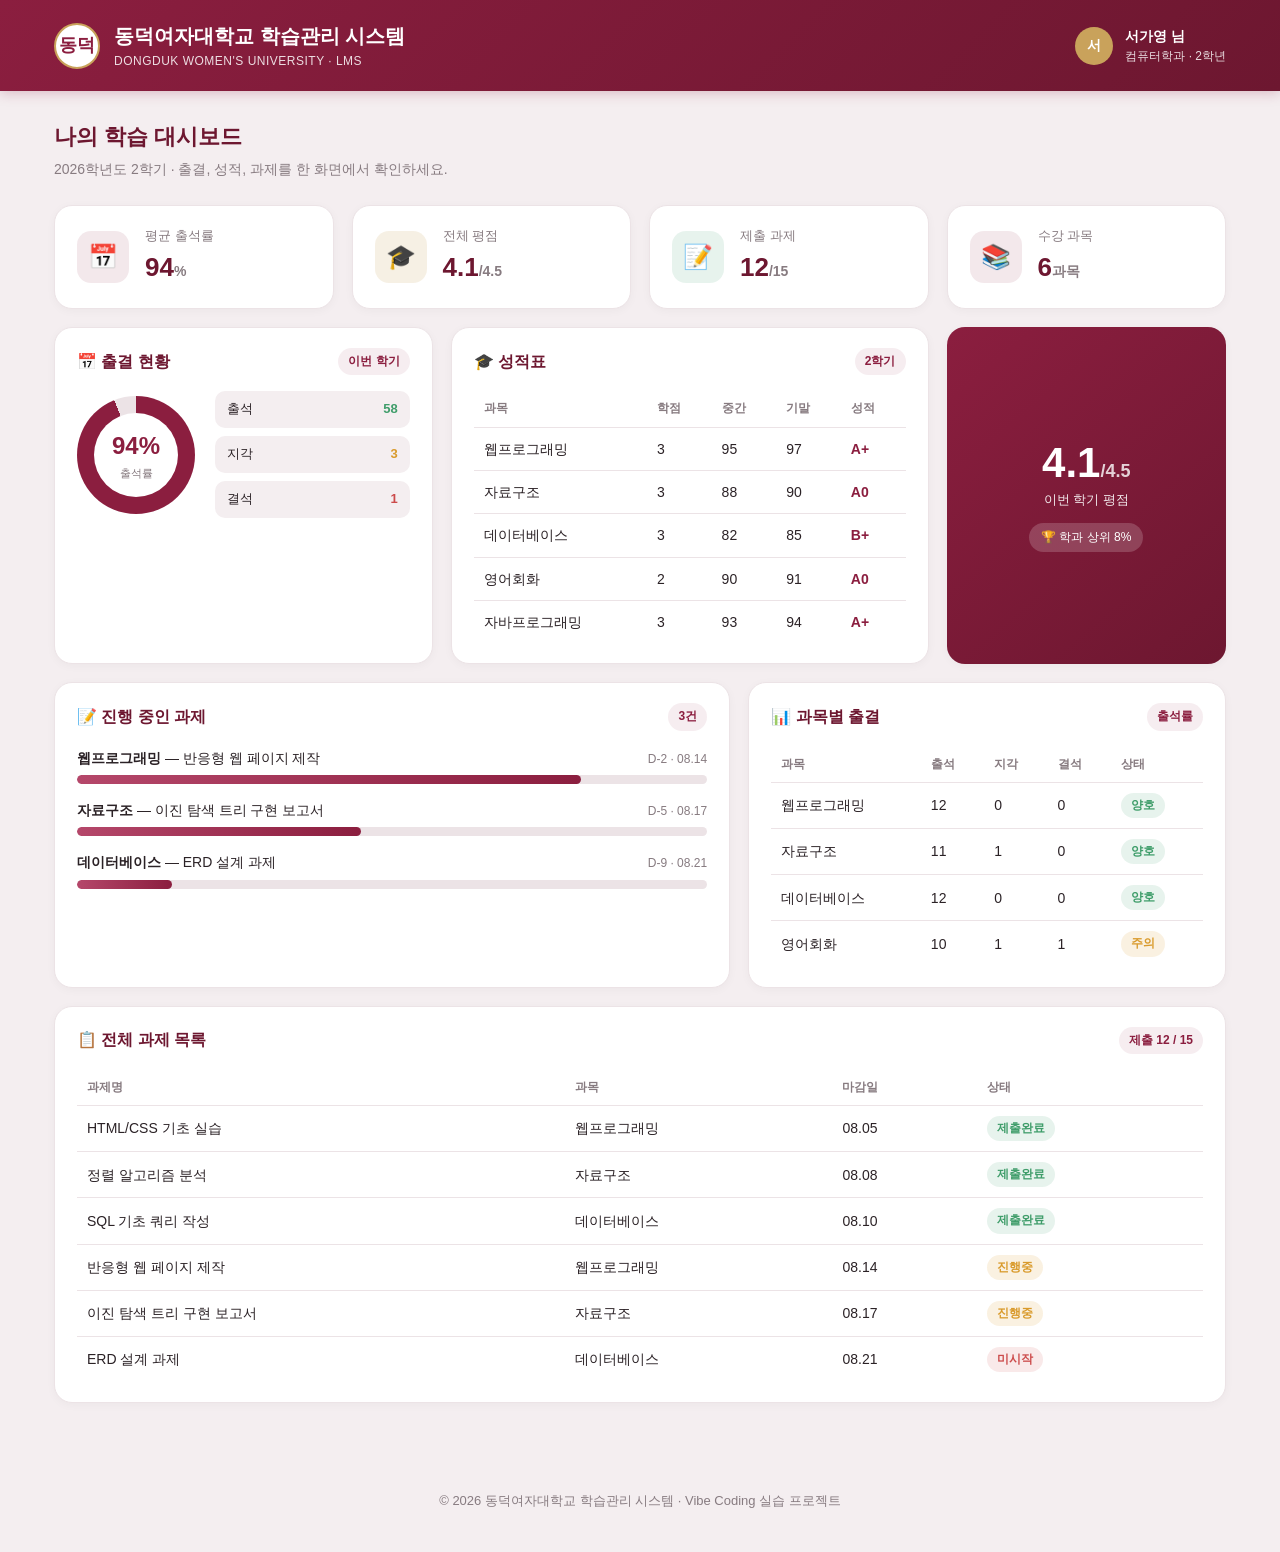
<file: index.html>
<!DOCTYPE html>
<html lang="ko">
<head>
  <meta charset="UTF-8">
  <meta name="viewport" content="width=device-width, initial-scale=1.0">
  <title>동덕여대 학습관리 시스템</title>
  <style>
    :root {
      --ddwu-wine: #8b1e3f;
      --ddwu-wine-dark: #6d1730;
      --ddwu-wine-light: #b5476a;
      --ddwu-gold: #c9a25b;
      --bg: #f4eef0;
      --card-bg: #ffffff;
      --text: #2b2226;
      --text-muted: #877b80;
      --border: #ece3e6;
      --green: #3f9d6a;
      --amber: #d99a2b;
      --red: #cc4b4b;
    }

    * { margin: 0; padding: 0; box-sizing: border-box; }

    body {
      font-family: "Pretendard", "Malgun Gothic", "Apple SD Gothic Neo", sans-serif;
      background: var(--bg);
      color: var(--text);
      line-height: 1.6;
    }

    /* ===== 헤더 ===== */
    header {
      background: linear-gradient(135deg, var(--ddwu-wine) 0%, var(--ddwu-wine-dark) 100%);
      color: #fff;
      padding: 20px 0;
      box-shadow: 0 2px 12px rgba(139, 30, 63, 0.25);
    }
    .header-inner {
      max-width: 1220px;
      margin: 0 auto;
      padding: 0 24px;
      display: flex;
      align-items: center;
      justify-content: space-between;
      flex-wrap: wrap;
      gap: 12px;
    }
    .brand { display: flex; align-items: center; gap: 14px; }
    .brand-logo {
      width: 46px; height: 46px; border-radius: 50%;
      background: #fff; color: var(--ddwu-wine);
      display: flex; align-items: center; justify-content: center;
      font-weight: 800; font-size: 18px;
      border: 2px solid var(--ddwu-gold);
    }
    .brand-title { font-size: 20px; font-weight: 700; }
    .brand-sub { font-size: 12px; opacity: 0.85; letter-spacing: 0.5px; }
    .user-box { display: flex; align-items: center; gap: 12px; font-size: 14px; }
    .user-avatar {
      width: 38px; height: 38px; border-radius: 50%;
      background: var(--ddwu-gold);
      display: flex; align-items: center; justify-content: center;
      font-weight: 700; color: #fff;
    }

    /* ===== 컨테이너 ===== */
    .container { max-width: 1220px; margin: 0 auto; padding: 28px 24px 60px; }
    .page-title { font-size: 22px; font-weight: 700; margin-bottom: 4px; color: var(--ddwu-wine-dark); }
    .page-desc { color: var(--text-muted); font-size: 14px; margin-bottom: 24px; }

    /* ===== 벤토 그리드 ===== */
    .bento {
      display: grid;
      grid-template-columns: repeat(12, 1fr);
      grid-auto-rows: minmax(10px, auto);
      gap: 18px;
    }
    /* 컬럼 스팬 유틸 */
    .c3 { grid-column: span 3; }
    .c4 { grid-column: span 4; }
    .c5 { grid-column: span 5; }
    .c6 { grid-column: span 6; }
    .c7 { grid-column: span 7; }
    .c8 { grid-column: span 8; }
    .c12 { grid-column: span 12; }

    .card {
      background: var(--card-bg);
      border-radius: 18px;
      border: 1px solid var(--border);
      box-shadow: 0 2px 10px rgba(0,0,0,0.035);
      padding: 20px 22px;
      transition: transform 0.15s ease, box-shadow 0.15s ease;
      display: flex;
      flex-direction: column;
    }
    .card:hover {
      transform: translateY(-3px);
      box-shadow: 0 10px 24px rgba(139, 30, 63, 0.12);
    }

    /* ===== 통계 카드 ===== */
    .stat-card { flex-direction: row; align-items: center; gap: 16px; }
    .stat-icon {
      width: 52px; height: 52px; border-radius: 14px;
      display: flex; align-items: center; justify-content: center;
      font-size: 24px; flex-shrink: 0;
    }
    .stat-icon.wine { background: rgba(139,30,63,0.1); }
    .stat-icon.gold { background: rgba(201,162,91,0.16); }
    .stat-icon.green { background: rgba(63,157,106,0.12); }
    .stat-label { font-size: 13px; color: var(--text-muted); }
    .stat-value { font-size: 26px; font-weight: 800; color: var(--ddwu-wine-dark); }
    .stat-value small { font-size: 14px; font-weight: 600; color: var(--text-muted); }

    /* ===== 카드 헤더 ===== */
    .card-head {
      display: flex; align-items: center; justify-content: space-between;
      margin-bottom: 16px;
    }
    .card-head h2 {
      font-size: 16px; font-weight: 700;
      display: flex; align-items: center; gap: 8px;
      color: var(--ddwu-wine-dark);
    }
    .badge {
      font-size: 12px; color: var(--ddwu-wine);
      background: rgba(139,30,63,0.08);
      padding: 4px 10px; border-radius: 999px; font-weight: 600;
    }

    /* ===== 출결 ===== */
    .att-donut-wrap { display: flex; align-items: center; gap: 20px; margin-bottom: 8px; }
    .donut {
      width: 118px; height: 118px; border-radius: 50%;
      background: conic-gradient(var(--ddwu-wine) 0% 94%, var(--border) 94% 100%);
      display: flex; align-items: center; justify-content: center;
      flex-shrink: 0;
    }
    .donut::before {
      content: ""; position: absolute;
    }
    .donut-inner {
      width: 84px; height: 84px; border-radius: 50%;
      background: var(--card-bg);
      display: flex; flex-direction: column; align-items: center; justify-content: center;
    }
    .donut-inner .p { font-size: 24px; font-weight: 800; color: var(--ddwu-wine); }
    .donut-inner .l { font-size: 11px; color: var(--text-muted); }
    .att-chips { display: flex; flex-direction: column; gap: 8px; flex: 1; }
    .att-chip {
      display: flex; align-items: center; justify-content: space-between;
      padding: 8px 12px; border-radius: 10px; background: var(--bg); font-size: 13px;
    }
    .att-chip .n { font-weight: 800; }
    .att-chip.present .n { color: var(--green); }
    .att-chip.late .n { color: var(--amber); }
    .att-chip.absent .n { color: var(--red); }

    /* ===== 강조 GPA 카드 ===== */
    .highlight {
      background: linear-gradient(140deg, var(--ddwu-wine) 0%, var(--ddwu-wine-dark) 100%);
      color: #fff; justify-content: center; align-items: center; text-align: center;
      border: none;
    }
    .highlight .big { font-size: 42px; font-weight: 800; line-height: 1.1; }
    .highlight .big small { font-size: 18px; opacity: 0.8; font-weight: 600; }
    .highlight .cap { font-size: 13px; opacity: 0.9; margin-top: 4px; }
    .highlight .rank {
      margin-top: 12px; font-size: 12px;
      background: rgba(255,255,255,0.18); padding: 5px 12px; border-radius: 999px;
    }

    /* ===== 진행바 ===== */
    .progress {
      height: 9px; background: var(--border); border-radius: 999px;
      overflow: hidden; margin-top: 6px;
    }
    .progress > span {
      display: block; height: 100%;
      background: linear-gradient(90deg, var(--ddwu-wine-light), var(--ddwu-wine));
      border-radius: 999px;
    }
    .assign-item { margin-bottom: 15px; }
    .assign-item:last-child { margin-bottom: 0; }
    .assign-top {
      display: flex; justify-content: space-between; align-items: baseline;
      font-size: 14px; margin-bottom: 5px; gap: 10px;
    }
    .assign-top .due { color: var(--text-muted); font-size: 12px; white-space: nowrap; }

    /* ===== 테이블 ===== */
    table { width: 100%; border-collapse: collapse; font-size: 14px; }
    thead th {
      text-align: left; font-size: 12px; color: var(--text-muted); font-weight: 600;
      padding: 8px 10px; border-bottom: 1px solid var(--border);
    }
    tbody td { padding: 10px; border-bottom: 1px solid var(--border); }
    tbody tr:last-child td { border-bottom: none; }
    tbody tr:hover { background: #faf6f7; }

    .tag {
      display: inline-block; font-size: 12px; font-weight: 600;
      padding: 3px 10px; border-radius: 999px;
    }
    .tag.done { background: rgba(63,157,106,0.12); color: var(--green); }
    .tag.ing  { background: rgba(217,154,43,0.14); color: var(--amber); }
    .tag.wait { background: rgba(204,75,75,0.12); color: var(--red); }
    .grade-pill { font-weight: 800; color: var(--ddwu-wine); }

    footer {
      text-align: center; color: var(--text-muted); font-size: 13px;
      padding: 28px 20px 40px;
    }

    /* ===== 반응형 ===== */
    @media (max-width: 1000px) {
      .c3, .c4, .c5 { grid-column: span 6; }
      .c7, .c8 { grid-column: span 12; }
    }
    @media (max-width: 620px) {
      .bento { grid-template-columns: 1fr; }
      .c3, .c4, .c5, .c6, .c7, .c8, .c12 { grid-column: span 1; }
      .att-donut-wrap { flex-direction: column; }
    }
  </style>
</head>
<body>
  <header>
    <div class="header-inner">
      <div class="brand">
        <div class="brand-logo">동덕</div>
        <div>
          <div class="brand-title">동덕여자대학교 학습관리 시스템</div>
          <div class="brand-sub">DONGDUK WOMEN'S UNIVERSITY · LMS</div>
        </div>
      </div>
      <div class="user-box">
        <div class="user-avatar">서</div>
        <div>
          <div style="font-weight:600;">서가영 님</div>
          <div style="font-size:12px; opacity:0.85;">컴퓨터학과 · 2학년</div>
        </div>
      </div>
    </div>
  </header>

  <div class="container">
    <div class="page-title">나의 학습 대시보드</div>
    <div class="page-desc">2026학년도 2학기 · 출결, 성적, 과제를 한 화면에서 확인하세요.</div>

    <div class="bento">
      <!-- 통계 카드 4개 -->
      <div class="card stat-card c3">
        <div class="stat-icon wine">📅</div>
        <div><div class="stat-label">평균 출석률</div><div class="stat-value">94<small>%</small></div></div>
      </div>
      <div class="card stat-card c3">
        <div class="stat-icon gold">🎓</div>
        <div><div class="stat-label">전체 평점</div><div class="stat-value">4.1<small>/4.5</small></div></div>
      </div>
      <div class="card stat-card c3">
        <div class="stat-icon green">📝</div>
        <div><div class="stat-label">제출 과제</div><div class="stat-value">12<small>/15</small></div></div>
      </div>
      <div class="card stat-card c3">
        <div class="stat-icon wine">📚</div>
        <div><div class="stat-label">수강 과목</div><div class="stat-value">6<small>과목</small></div></div>
      </div>

      <!-- 출결 현황 (도넛 + 칩) -->
      <div class="card c4">
        <div class="card-head">
          <h2>📅 출결 현황</h2>
          <span class="badge">이번 학기</span>
        </div>
        <div class="att-donut-wrap">
          <div class="donut"><div class="donut-inner"><div class="p">94%</div><div class="l">출석률</div></div></div>
          <div class="att-chips">
            <div class="att-chip present"><span>출석</span><span class="n">58</span></div>
            <div class="att-chip late"><span>지각</span><span class="n">3</span></div>
            <div class="att-chip absent"><span>결석</span><span class="n">1</span></div>
          </div>
        </div>
      </div>

      <!-- 성적표 -->
      <div class="card c5">
        <div class="card-head">
          <h2>🎓 성적표</h2>
          <span class="badge">2학기</span>
        </div>
        <table>
          <thead><tr><th>과목</th><th>학점</th><th>중간</th><th>기말</th><th>성적</th></tr></thead>
          <tbody>
            <tr><td>웹프로그래밍</td><td>3</td><td>95</td><td>97</td><td><span class="grade-pill">A+</span></td></tr>
            <tr><td>자료구조</td><td>3</td><td>88</td><td>90</td><td><span class="grade-pill">A0</span></td></tr>
            <tr><td>데이터베이스</td><td>3</td><td>82</td><td>85</td><td><span class="grade-pill">B+</span></td></tr>
            <tr><td>영어회화</td><td>2</td><td>90</td><td>91</td><td><span class="grade-pill">A0</span></td></tr>
            <tr><td>자바프로그래밍</td><td>3</td><td>93</td><td>94</td><td><span class="grade-pill">A+</span></td></tr>
          </tbody>
        </table>
      </div>

      <!-- 강조 GPA 카드 -->
      <div class="card highlight c3">
        <div class="big">4.1<small>/4.5</small></div>
        <div class="cap">이번 학기 평점</div>
        <div class="rank">🏆 학과 상위 8%</div>
      </div>

      <!-- 진행 중인 과제 -->
      <div class="card c7">
        <div class="card-head">
          <h2>📝 진행 중인 과제</h2>
          <span class="badge">3건</span>
        </div>
        <div class="assign-item">
          <div class="assign-top"><span><b>웹프로그래밍</b> — 반응형 웹 페이지 제작</span><span class="due">D-2 · 08.14</span></div>
          <div class="progress"><span style="width:80%;"></span></div>
        </div>
        <div class="assign-item">
          <div class="assign-top"><span><b>자료구조</b> — 이진 탐색 트리 구현 보고서</span><span class="due">D-5 · 08.17</span></div>
          <div class="progress"><span style="width:45%;"></span></div>
        </div>
        <div class="assign-item">
          <div class="assign-top"><span><b>데이터베이스</b> — ERD 설계 과제</span><span class="due">D-9 · 08.21</span></div>
          <div class="progress"><span style="width:15%;"></span></div>
        </div>
      </div>

      <!-- 과목별 출결 -->
      <div class="card c5">
        <div class="card-head">
          <h2>📊 과목별 출결</h2>
          <span class="badge">출석률</span>
        </div>
        <table>
          <thead><tr><th>과목</th><th>출석</th><th>지각</th><th>결석</th><th>상태</th></tr></thead>
          <tbody>
            <tr><td>웹프로그래밍</td><td>12</td><td>0</td><td>0</td><td><span class="tag done">양호</span></td></tr>
            <tr><td>자료구조</td><td>11</td><td>1</td><td>0</td><td><span class="tag done">양호</span></td></tr>
            <tr><td>데이터베이스</td><td>12</td><td>0</td><td>0</td><td><span class="tag done">양호</span></td></tr>
            <tr><td>영어회화</td><td>10</td><td>1</td><td>1</td><td><span class="tag ing">주의</span></td></tr>
          </tbody>
        </table>
      </div>

      <!-- 전체 과제 목록 -->
      <div class="card c12">
        <div class="card-head">
          <h2>📋 전체 과제 목록</h2>
          <span class="badge">제출 12 / 15</span>
        </div>
        <table>
          <thead><tr><th>과제명</th><th>과목</th><th>마감일</th><th>상태</th></tr></thead>
          <tbody>
            <tr><td>HTML/CSS 기초 실습</td><td>웹프로그래밍</td><td>08.05</td><td><span class="tag done">제출완료</span></td></tr>
            <tr><td>정렬 알고리즘 분석</td><td>자료구조</td><td>08.08</td><td><span class="tag done">제출완료</span></td></tr>
            <tr><td>SQL 기초 쿼리 작성</td><td>데이터베이스</td><td>08.10</td><td><span class="tag done">제출완료</span></td></tr>
            <tr><td>반응형 웹 페이지 제작</td><td>웹프로그래밍</td><td>08.14</td><td><span class="tag ing">진행중</span></td></tr>
            <tr><td>이진 탐색 트리 구현 보고서</td><td>자료구조</td><td>08.17</td><td><span class="tag ing">진행중</span></td></tr>
            <tr><td>ERD 설계 과제</td><td>데이터베이스</td><td>08.21</td><td><span class="tag wait">미시작</span></td></tr>
          </tbody>
        </table>
      </div>
    </div>
  </div>

  <footer>
    © 2026 동덕여자대학교 학습관리 시스템 · Vibe Coding 실습 프로젝트
  </footer>
</body>
</html>
</file>
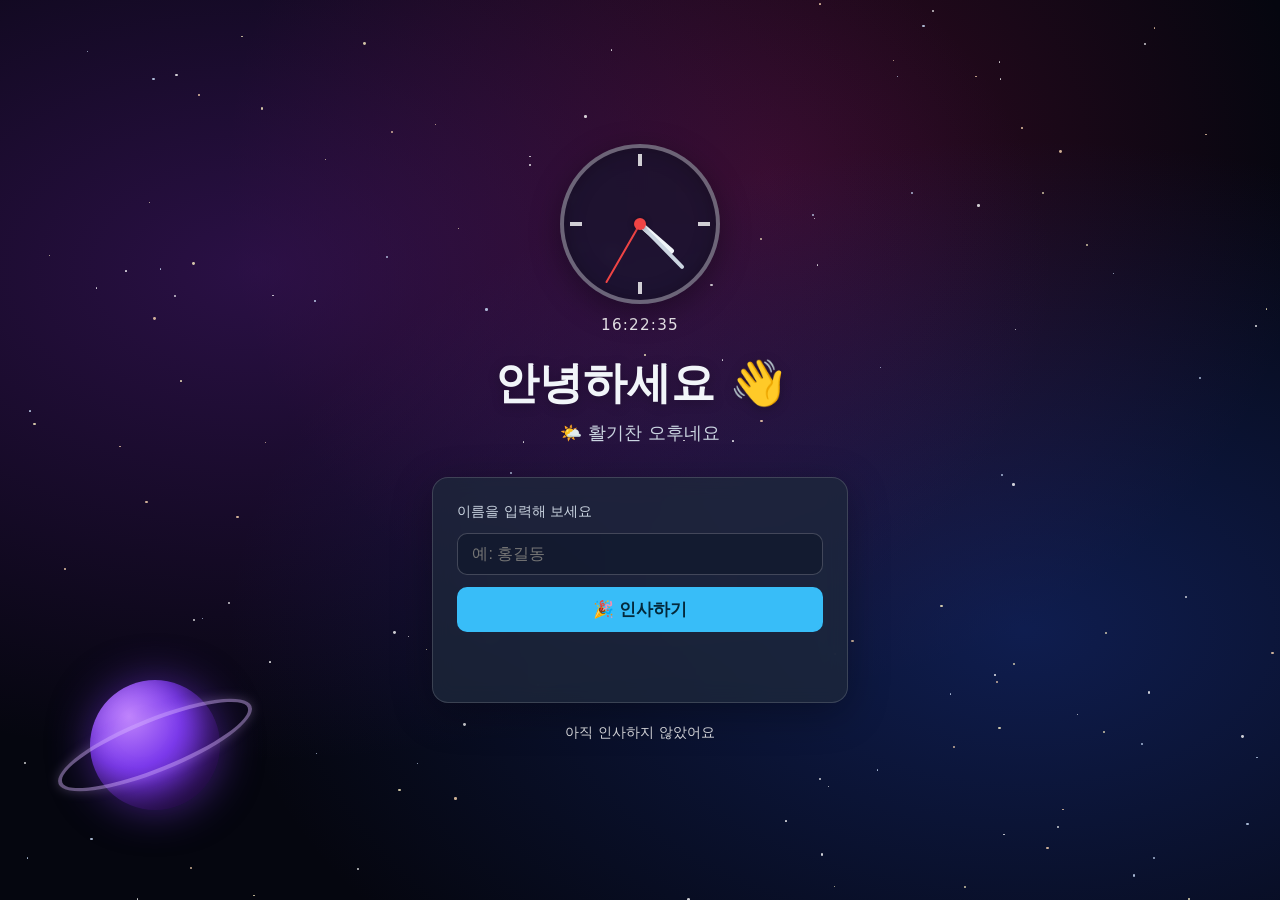
<file: hello/index.html>
<!DOCTYPE html>
<html lang="ko">
<head>
  <meta charset="UTF-8" />
  <meta name="viewport" content="width=device-width, initial-scale=1.0" />
  <title>Hello ✨</title>
  <link rel="stylesheet" href="styles.css" />
</head>
<body>
  <!-- 반짝이는 별밭 (JS로 채움) -->
  <div class="stars-layer" id="starsLayer" aria-hidden="true"></div>

  <!-- 떠다니는 행성 -->
  <div class="planet" aria-hidden="true"></div>

  <!-- 별똥별이 그려지는 레이어 -->
  <div class="shooting-layer" id="shootingLayer" aria-hidden="true"></div>

  <main class="container">
    <!-- 아날로그 시계 -->
    <div class="analog-clock" id="analogClock" aria-hidden="true">
      <div class="tick tick-12"></div>
      <div class="tick tick-3"></div>
      <div class="tick tick-6"></div>
      <div class="tick tick-9"></div>
      <div class="hand hour" id="hourHand"></div>
      <div class="hand minute" id="minuteHand"></div>
      <div class="hand second" id="secondHand"></div>
      <div class="center-dot"></div>
    </div>
    <div class="clock" id="clock" aria-live="off">--:--:--</div>

    <h1 id="greeting">안녕하세요 👋</h1>
    <p class="subtitle" id="timeGreeting">반가워요!</p>

    <section class="card">
      <label for="nameInput">이름을 입력해 보세요</label>
      <input id="nameInput" type="text" placeholder="예: 홍길동" autocomplete="off" />
      <button id="greetBtn" type="button">🎉 인사하기</button>
      <p id="output" class="output" aria-live="polite"></p>
    </section>

    <p class="counter" id="counter">아직 인사하지 않았어요</p>
  </main>

  <!-- 컨페티가 그려지는 레이어 -->
  <div class="confetti-layer" id="confettiLayer" aria-hidden="true"></div>

  <script src="script.js"></script>
</body>
</html>
</file>
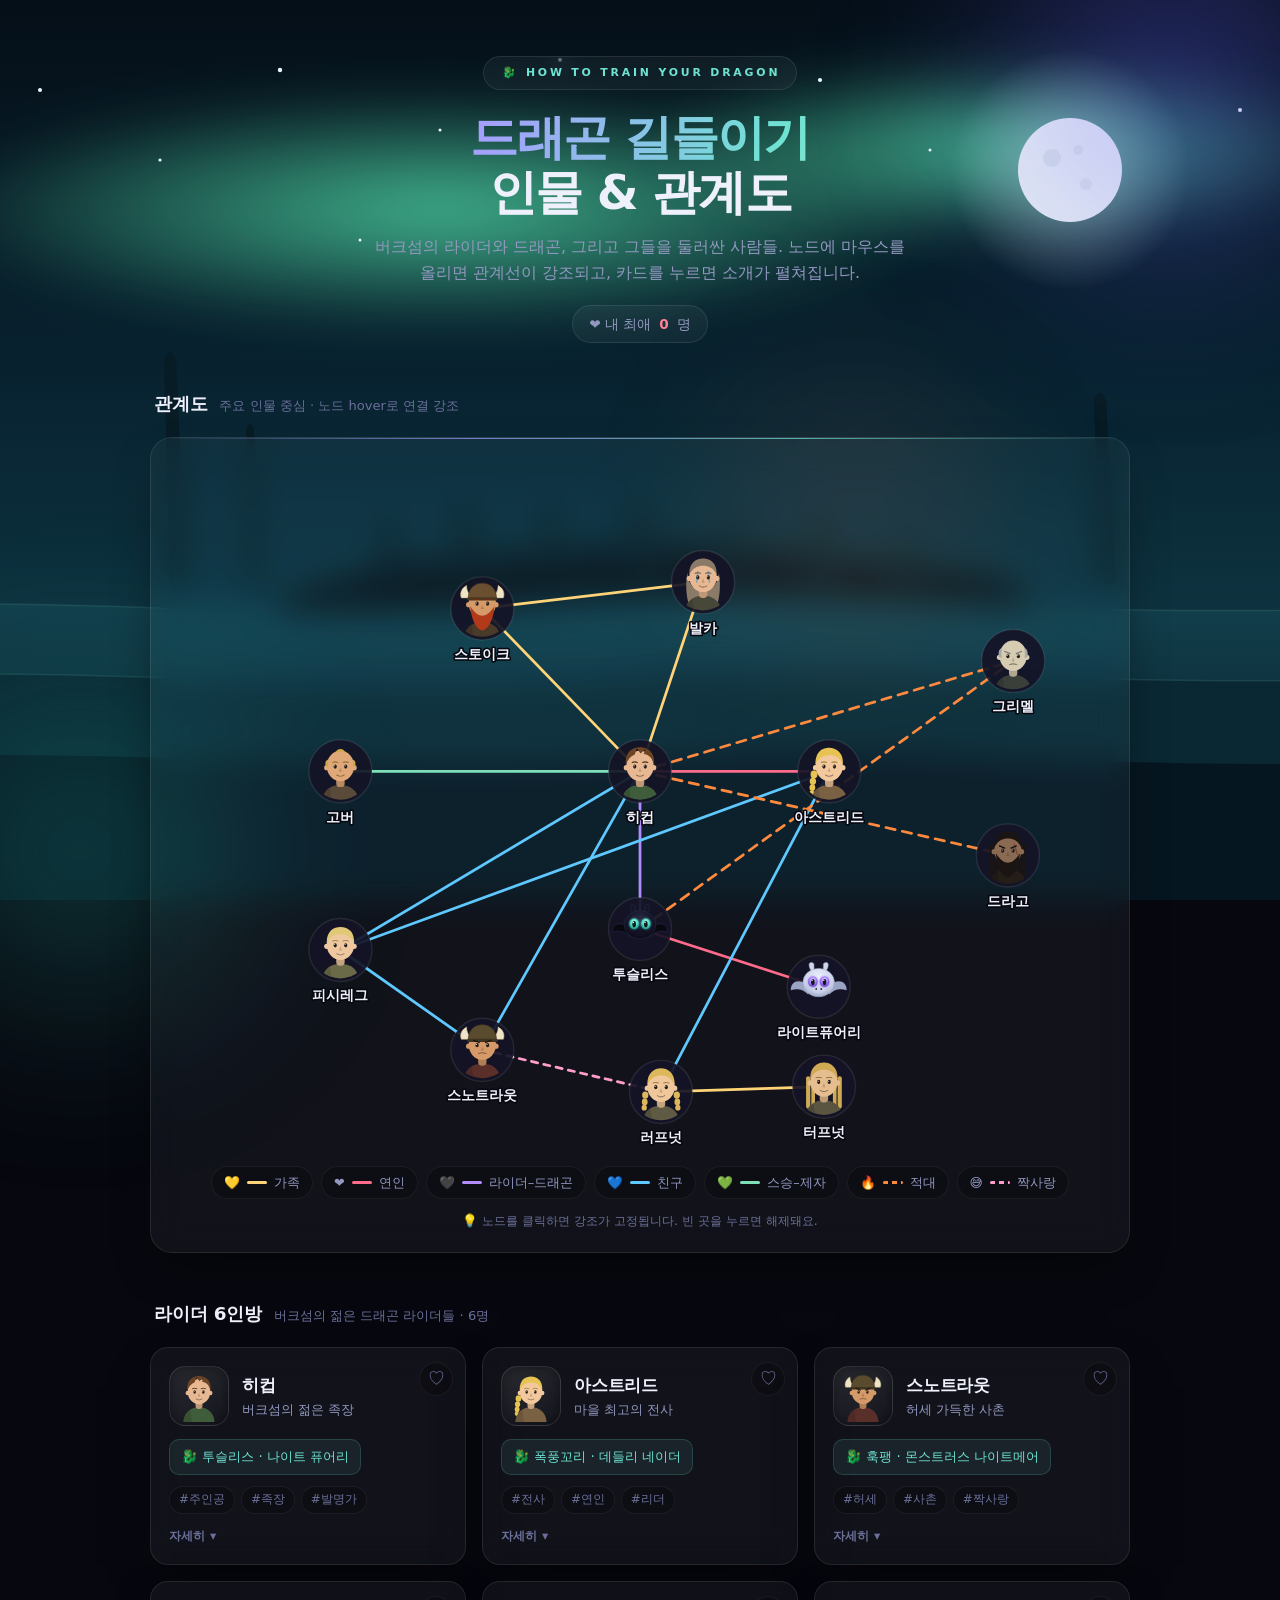
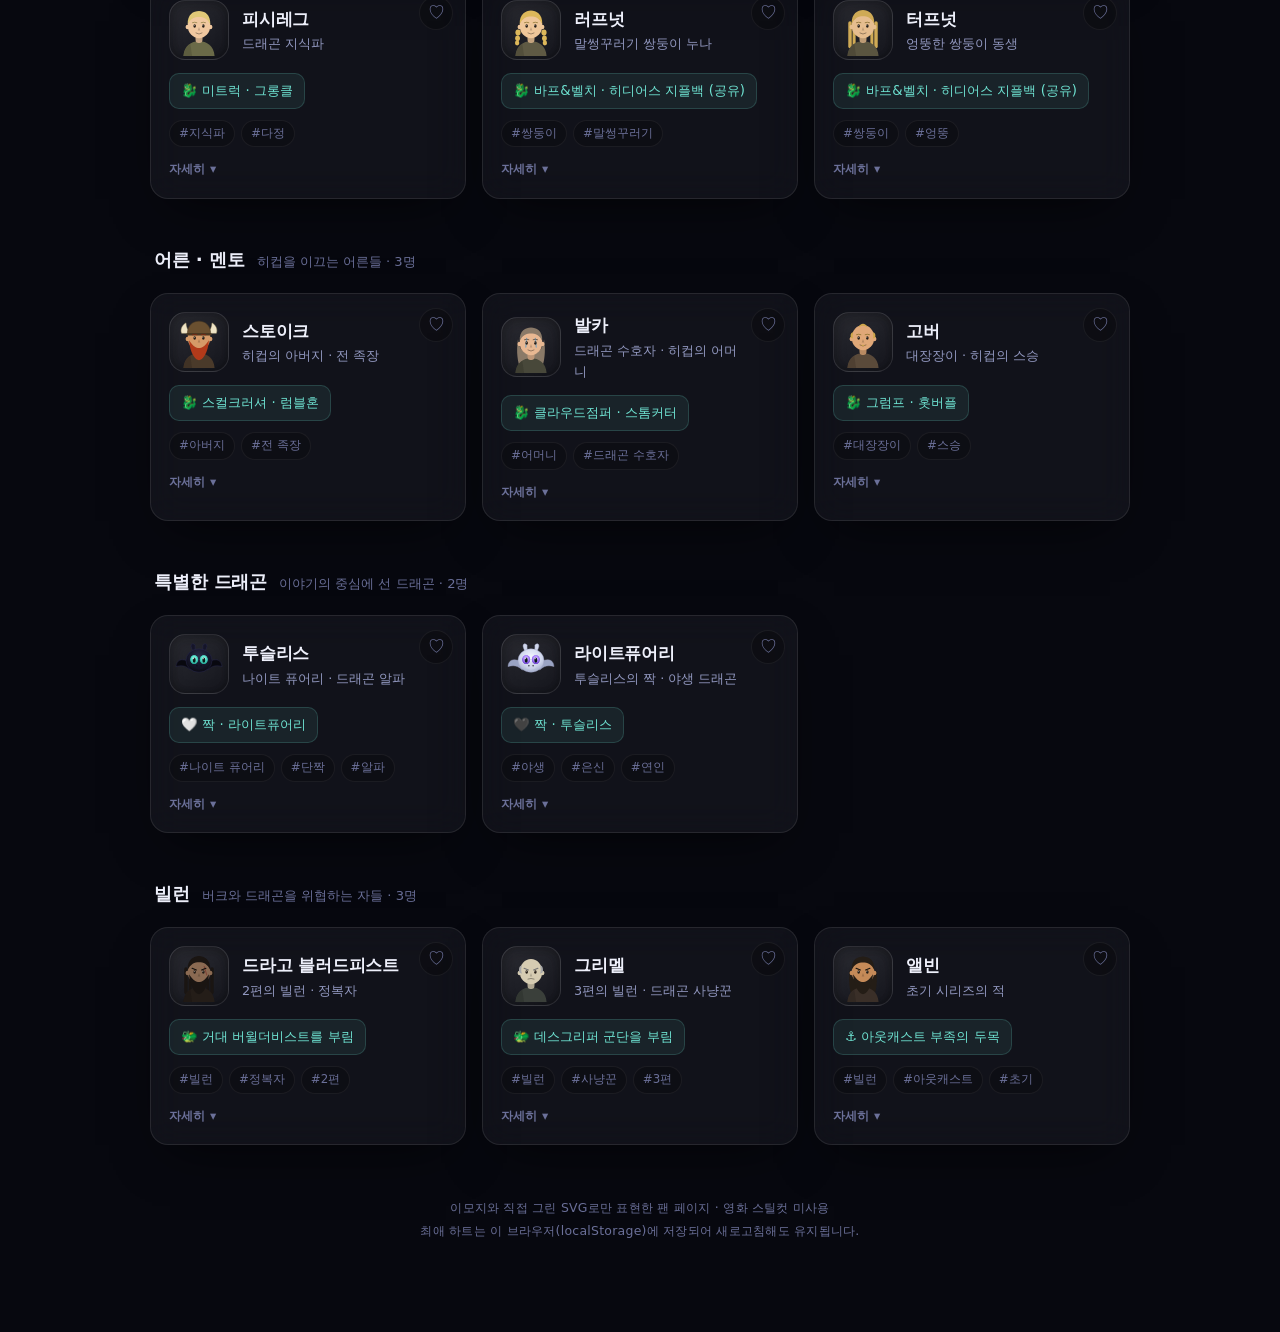
<file: dragons.html>
<!DOCTYPE html>
<html lang="ko">
<head>
  <meta charset="UTF-8" />
  <meta name="viewport" content="width=device-width, initial-scale=1.0" />
  <title>드래곤 길들이기 · 인물 & 관계도 🐉</title>
  <style>
    :root {
      --bg: #07080f;
      --text: #eef0fb;
      --muted: #9298c0;
      --faint: #6b7099;
      --accent: #a99bff;
      --accent2: #6fe3d2;
      --gold: #ffd8a8;
      --danger: #ff8098;
      --glass: rgba(255, 255, 255, 0.045);
      --glass-strong: rgba(255, 255, 255, 0.07);
      --stroke: rgba(255, 255, 255, 0.09);
      --stroke-soft: rgba(255, 255, 255, 0.06);
      --shadow: 0 20px 50px -20px rgba(0, 0, 0, 0.7);

      /* 관계선 색상 */
      --rel-family: #ffd479;
      --rel-lover:  #ff6b8a;
      --rel-rider:  #b28cff;
      --rel-friend: #5ec8ff;
      --rel-mentor: #7ee0b8;
      --rel-enemy:  #ff8a3d;
      --rel-crush:  #ff9ecb;
    }

    * { box-sizing: border-box; margin: 0; padding: 0; }
    html { scroll-behavior: smooth; }

    body {
      font-family: "Pretendard", "Segoe UI", "Malgun Gothic", system-ui, sans-serif;
      background: var(--bg);
      color: var(--text);
      min-height: 100vh;
      padding: 56px 18px 90px;
      line-height: 1.65;
      -webkit-font-smoothing: antialiased;
      position: relative;
      overflow-x: hidden;
    }

    /* 배경 오브 */
    .orb {
      position: fixed;
      border-radius: 50%;
      filter: blur(90px);
      opacity: 0.5;
      z-index: -1;
      pointer-events: none;
      animation: drift 18s ease-in-out infinite alternate;
    }
    .orb.a { width: 460px; height: 460px; top: -140px; right: -120px;
      background: radial-gradient(circle, #6a5cff, transparent 70%); }
    .orb.b { width: 420px; height: 420px; bottom: -160px; left: -130px;
      background: radial-gradient(circle, #1f8f86, transparent 70%); animation-delay: -6s; }
    .orb.c { width: 300px; height: 300px; top: 40%; left: 55%;
      background: radial-gradient(circle, #b06a4a, transparent 70%); opacity: 0.3; animation-delay: -11s; }
    @keyframes drift {
      from { transform: translate(0, 0) scale(1); }
      to   { transform: translate(30px, -34px) scale(1.08); }
    }

    /* ===== 버크섬 배경 씬 (밤하늘 + 섬 + 바다) ===== */
    .scene-bg {
      position: fixed; inset: 0; width: 100%; height: 100%;
      z-index: -2; pointer-events: none; overflow: hidden;
    }
    .scene-bg svg { width: 100%; height: 100%; display: block; }
    .star { animation: twinkle 4.2s ease-in-out infinite; transform-box: fill-box; transform-origin: center; }
    @keyframes twinkle { 0%, 100% { opacity: 0.22; } 50% { opacity: 1; } }
    .wave { animation: waveDrift 15s ease-in-out infinite alternate; }
    .wave.w2 { animation-duration: 19s; animation-direction: alternate-reverse; }
    .wave.w3 { animation-duration: 24s; }
    @keyframes waveDrift { from { transform: translateX(-22px); } to { transform: translateX(22px); } }
    .aurora { animation: auroraPulse 13s ease-in-out infinite; transform-box: fill-box; transform-origin: center; }
    @keyframes auroraPulse { 0%, 100% { opacity: 0.3; } 50% { opacity: 0.6; } }

    .wrap { max-width: 980px; margin: 0 auto; }

    /* ===== 헤더 ===== */
    header { text-align: center; margin-bottom: 40px; }
    .badge {
      display: inline-flex; align-items: center; gap: 7px;
      font-size: 0.68rem; font-weight: 700; letter-spacing: 0.26em; text-indent: 0.26em;
      color: var(--accent2); background: var(--glass); border: 1px solid var(--stroke);
      backdrop-filter: blur(10px); -webkit-backdrop-filter: blur(10px);
      padding: 7px 16px; border-radius: 999px; margin-bottom: 20px;
    }
    header h1 {
      font-size: clamp(2.1rem, 6vw, 3rem);
      font-weight: 800; letter-spacing: -0.035em; line-height: 1.15;
    }
    .grad {
      background: linear-gradient(110deg, var(--accent), var(--accent2) 42%, var(--gold));
      background-size: 220% auto;
      -webkit-background-clip: text; background-clip: text; -webkit-text-fill-color: transparent;
      animation: shimmer 6s linear infinite;
    }
    @keyframes shimmer { to { background-position: 220% center; } }
    header p { color: var(--muted); margin: 14px auto 0; max-width: 34rem; font-size: 0.99rem; }

    .fav-count {
      display: inline-flex; align-items: center; gap: 8px;
      margin-top: 18px; padding: 7px 16px;
      background: var(--glass); border: 1px solid var(--stroke); border-radius: 999px;
      font-size: 0.85rem; color: var(--muted); font-variant-numeric: tabular-nums;
    }
    .fav-count b { color: var(--danger); font-weight: 800; }

    /* ===== 공통 섹션 ===== */
    .section-head {
      display: flex; align-items: baseline; gap: 12px;
      margin: 46px 4px 18px;
    }
    .section-head h2 {
      font-size: 1.15rem; font-weight: 800; letter-spacing: -0.01em;
    }
    .section-head span { color: var(--faint); font-size: 0.82rem; }

    /* ===== 관계도 ===== */
    .map-card {
      background: var(--glass); border: 1px solid var(--stroke);
      backdrop-filter: blur(16px) saturate(120%); -webkit-backdrop-filter: blur(16px) saturate(120%);
      box-shadow: var(--shadow); border-radius: 22px;
      padding: 18px 16px 20px; position: relative; overflow: hidden;
    }
    .map-card::before {
      content: ""; position: absolute; inset: 0 0 auto 0; height: 1px;
      background: linear-gradient(90deg, transparent, var(--accent), var(--accent2), transparent);
      opacity: 0.7;
    }
    .map-scroll { width: 100%; overflow-x: auto; }
    .rel-svg { width: 100%; min-width: 620px; height: auto; display: block; }

    .rel-edge { transition: opacity 0.2s, stroke-width 0.2s; }
    .rel-svg.focus .rel-edge:not(.hot) { opacity: 0.1; }
    .rel-svg.focus .rel-node:not(.on) { opacity: 0.28; }
    .rel-edge.hot { stroke-width: 4.5; }

    /* 연인 엣지에 띠용 떠오르는 하트 */
    .rel-heart {
      font-size: 24px; text-anchor: middle; dominant-baseline: central;
      opacity: 0; pointer-events: none;
      transform-box: fill-box; transform-origin: center;
      transform: scale(0);
    }
    .rel-heart.show { animation: heartPop 0.55s cubic-bezier(0.2, 1.5, 0.4, 1) forwards; }
    @keyframes heartPop {
      0%   { opacity: 0; transform: scale(0) translateY(6px); }
      55%  { opacity: 1; transform: scale(1.4) translateY(-5px); }
      75%  { opacity: 1; transform: scale(0.92) translateY(1px); }
      100% { opacity: 1; transform: scale(1) translateY(0); }
    }

    .rel-node { cursor: pointer; transition: opacity 0.2s; }
    .rel-node .bg {
      fill: rgba(20, 20, 38, 0.92); stroke: var(--stroke); stroke-width: 1.4;
      transition: stroke 0.2s, filter 0.2s;
    }
    .rel-node:hover .bg, .rel-node.on .bg { stroke: var(--accent2); }
    .rel-node .emoji { font-size: 26px; text-anchor: middle; dominant-baseline: central; }
    .rel-node .label {
      font-size: 13px; font-weight: 700; text-anchor: middle; fill: var(--text);
      paint-order: stroke; stroke: #07080f; stroke-width: 3px; stroke-linejoin: round;
    }

    .legend {
      display: flex; flex-wrap: wrap; gap: 8px; justify-content: center;
      margin-top: 16px;
    }
    .legend .chip {
      display: inline-flex; align-items: center; gap: 7px;
      font-size: 0.8rem; color: var(--muted);
      background: rgba(0, 0, 0, 0.22); border: 1px solid var(--stroke-soft);
      padding: 5px 12px; border-radius: 999px;
    }
    .legend .swatch { width: 20px; height: 3px; border-radius: 2px; }
    .legend .swatch.dash { background-image: repeating-linear-gradient(90deg, currentColor 0 5px, transparent 5px 9px); height: 3px; }
    .map-hint { text-align: center; color: var(--faint); font-size: 0.78rem; margin-top: 12px; }

    /* ===== 인물 카드 ===== */
    .grid {
      display: grid; gap: 16px;
      grid-template-columns: repeat(auto-fill, minmax(240px, 1fr));
    }
    .card {
      position: relative;
      background: var(--glass); border: 1px solid var(--stroke);
      backdrop-filter: blur(16px) saturate(120%); -webkit-backdrop-filter: blur(16px) saturate(120%);
      box-shadow: var(--shadow); border-radius: 18px;
      padding: 18px 18px 16px; cursor: pointer;
      transition: transform 0.18s, border-color 0.18s, box-shadow 0.18s;
    }
    .card:hover {
      transform: translateY(-4px);
      border-color: rgba(255, 255, 255, 0.16);
      box-shadow: 0 26px 54px -22px rgba(0, 0, 0, 0.8);
    }
    .card-head { display: flex; align-items: center; gap: 13px; padding-right: 34px; }
    .c-avatar {
      width: 60px; height: 60px; border-radius: 16px; flex-shrink: 0; padding: 3px;
      display: grid; place-items: center; overflow: hidden;
      background: linear-gradient(150deg, rgba(255,255,255,0.10), rgba(255,255,255,0.02));
      border: 1px solid var(--stroke); box-shadow: inset 0 0 12px rgba(0,0,0,0.4);
    }
    .avatar-svg { width: 100%; height: 100%; display: block; }
    .dg-eye { animation: blink 5s infinite; transform-origin: center; }
    @keyframes blink {
      0%, 92%, 100% { transform: scaleY(1); }
      95%, 97%      { transform: scaleY(0.12); }
    }
    .c-name { font-weight: 800; font-size: 1.05rem; letter-spacing: -0.01em; }
    .c-role { color: var(--muted); font-size: 0.8rem; }

    .c-dragon {
      margin-top: 13px; font-size: 0.83rem; color: var(--accent2);
      background: rgba(111, 227, 210, 0.08); border: 1px solid rgba(111, 227, 210, 0.18);
      padding: 6px 11px; border-radius: 10px; display: inline-block;
    }
    .c-tags { margin-top: 11px; display: flex; flex-wrap: wrap; gap: 6px; }
    .c-tags span {
      font-size: 0.74rem; color: var(--faint);
      background: rgba(0, 0, 0, 0.22); border: 1px solid var(--stroke-soft);
      padding: 3px 9px; border-radius: 999px;
    }

    .c-desc {
      max-height: 0; opacity: 0; overflow: hidden;
      color: #d9ddf6; font-size: 0.9rem;
      transition: max-height 0.32s ease, opacity 0.28s ease, margin 0.28s ease;
      border-left: 2px solid var(--stroke); padding-left: 0; margin-top: 0;
    }
    .card.open .c-desc {
      max-height: 260px; opacity: 1; margin-top: 14px; padding-left: 13px;
    }
    .c-more {
      margin-top: 12px; font-size: 0.78rem; color: var(--faint); font-weight: 600;
      display: inline-flex; align-items: center; gap: 5px;
    }
    .c-more .arw { transition: transform 0.28s; }
    .card.open .c-more .arw { transform: rotate(180deg); }

    .fav {
      position: absolute; top: 14px; right: 12px;
      width: 34px; height: 34px; border-radius: 50%;
      border: 1px solid var(--stroke-soft); background: rgba(0, 0, 0, 0.25);
      color: var(--faint); font-size: 1.05rem; cursor: pointer;
      display: grid; place-items: center; line-height: 1;
      transition: transform 0.12s, color 0.2s, border-color 0.2s, background 0.2s;
    }
    .fav:hover { transform: scale(1.12); border-color: rgba(255, 128, 152, 0.5); }
    .fav:active { transform: scale(0.9); }
    .fav.on { color: var(--danger); border-color: rgba(255, 128, 152, 0.55); background: rgba(255, 128, 152, 0.14); }

    footer {
      text-align: center; color: var(--faint); font-size: 0.78rem;
      margin-top: 52px; letter-spacing: 0.02em; line-height: 1.8;
    }
    footer a { color: var(--muted); }

    @media (max-width: 560px) {
      body { padding-top: 40px; }
      .grid { grid-template-columns: 1fr; }
    }

    @media (prefers-reduced-motion: reduce) {
      .orb, .grad, .card, .c-desc, .rel-edge, .rel-node, .fav, .c-more .arw, .dg-eye { animation: none; transition: none; }
      .rel-heart.show { animation: none; opacity: 1; transform: scale(1); }
      .star, .wave, .aurora { animation: none; }
      html { scroll-behavior: auto; }
    }
  </style>
</head>
<body>
  <!-- 버크섬 배경: 밤하늘 · 오로라 · 달 · 별 · 바위 첨탑 · 전나무 섬 · 바다 -->
  <div class="scene-bg" aria-hidden="true">
    <svg viewBox="0 0 1440 900" preserveAspectRatio="xMidYMax slice">
      <defs>
        <linearGradient id="sky" x1="0" y1="0" x2="0" y2="1">
          <stop offset="0%" stop-color="#050f18"/>
          <stop offset="42%" stop-color="#082230"/>
          <stop offset="72%" stop-color="#0e3541"/>
          <stop offset="100%" stop-color="#134450"/>
        </linearGradient>
        <linearGradient id="sea" x1="0" y1="0" x2="0" y2="1">
          <stop offset="0%" stop-color="#123f4c"/>
          <stop offset="55%" stop-color="#0a2833"/>
          <stop offset="100%" stop-color="#04121a"/>
        </linearGradient>
        <radialGradient id="moonGlow" cx="50%" cy="50%" r="50%">
          <stop offset="0%" stop-color="#bfe6dc" stop-opacity="0.55"/>
          <stop offset="100%" stop-color="#bfe6dc" stop-opacity="0"/>
        </radialGradient>
        <radialGradient id="auroraG" cx="50%" cy="50%" r="50%">
          <stop offset="0%" stop-color="#48c79a" stop-opacity="0.9"/>
          <stop offset="100%" stop-color="#48c79a" stop-opacity="0"/>
        </radialGradient>
        <filter id="soft" x="-50%" y="-50%" width="200%" height="200%">
          <feGaussianBlur stdDeviation="26"/>
        </filter>
      </defs>

      <!-- 하늘 -->
      <rect x="0" y="0" width="1440" height="900" fill="url(#sky)"/>

      <!-- 오로라 -->
      <ellipse class="aurora" cx="520" cy="210" rx="520" ry="120" fill="url(#auroraG)" filter="url(#soft)"/>
      <ellipse class="aurora" cx="1080" cy="150" rx="360" ry="90" fill="url(#auroraG)" filter="url(#soft)" style="animation-delay:-5s"/>

      <!-- 달 -->
      <circle cx="1150" cy="170" r="120" fill="url(#moonGlow)"/>
      <circle cx="1150" cy="170" r="52" fill="#e8f1f2"/>
      <circle cx="1132" cy="158" r="9" fill="#d3e0e2" opacity="0.7"/>
      <circle cx="1166" cy="184" r="6" fill="#d3e0e2" opacity="0.6"/>
      <circle cx="1158" cy="150" r="5" fill="#d3e0e2" opacity="0.6"/>

      <!-- 별 -->
      <g fill="#eaf6ff">
        <circle class="star" cx="120" cy="90" r="2"/>
        <circle class="star" cx="240" cy="160" r="1.6" style="animation-delay:-1.2s"/>
        <circle class="star" cx="360" cy="70" r="2.2" style="animation-delay:-2.4s"/>
        <circle class="star" cx="520" cy="130" r="1.5" style="animation-delay:-0.6s"/>
        <circle class="star" cx="640" cy="60" r="2" style="animation-delay:-3s"/>
        <circle class="star" cx="760" cy="140" r="1.7" style="animation-delay:-1.8s"/>
        <circle class="star" cx="900" cy="80" r="2.1" style="animation-delay:-2.1s"/>
        <circle class="star" cx="1010" cy="150" r="1.5" style="animation-delay:-0.9s"/>
        <circle class="star" cx="1320" cy="110" r="2" style="animation-delay:-2.7s"/>
        <circle class="star" cx="1380" cy="230" r="1.6" style="animation-delay:-1.5s"/>
        <circle class="star" cx="70" cy="240" r="1.7" style="animation-delay:-3.3s"/>
        <circle class="star" cx="440" cy="240" r="1.5" style="animation-delay:-2.2s"/>
      </g>

      <!-- 먼 바위 첨탑 (버크 특유의 뾰족 바위) -->
      <g fill="#071c24">
        <path d="M250 585 L244 360 Q250 344 256 360 L266 585 Z"/>
        <path d="M330 585 L326 430 Q330 418 334 430 L342 585 Z"/>
        <path d="M1180 585 L1174 400 Q1180 386 1186 400 L1196 585 Z"/>
      </g>

      <!-- 섬 + 전나무 숲 -->
      <g>
        <path d="M360 600 C480 548 560 560 680 548 C800 536 900 556 1010 566 C1088 574 1110 585 1110 610 L1110 660 L360 660 Z" fill="#05141c"/>
        <g fill="#08202a">
          <!-- 전나무: translate로 배치, 3단 삼각형 + 밑동 -->
          <g transform="translate(470,560) scale(0.9)"><rect x="-3" y="-6" width="6" height="12" fill="#06171d"/><path d="M0 -52 L14 -26 L7 -26 L18 -6 L9 -6 L20 10 L-20 10 L-9 -6 L-18 -6 L-7 -26 L-14 -26 Z"/></g>
          <g transform="translate(545,556) scale(1.1)"><rect x="-3" y="-6" width="6" height="12" fill="#06171d"/><path d="M0 -52 L14 -26 L7 -26 L18 -6 L9 -6 L20 10 L-20 10 L-9 -6 L-18 -6 L-7 -26 L-14 -26 Z"/></g>
          <g transform="translate(630,552) scale(0.95)"><rect x="-3" y="-6" width="6" height="12" fill="#06171d"/><path d="M0 -52 L14 -26 L7 -26 L18 -6 L9 -6 L20 10 L-20 10 L-9 -6 L-18 -6 L-7 -26 L-14 -26 Z"/></g>
          <g transform="translate(720,556) scale(1.15)"><rect x="-3" y="-6" width="6" height="12" fill="#06171d"/><path d="M0 -52 L14 -26 L7 -26 L18 -6 L9 -6 L20 10 L-20 10 L-9 -6 L-18 -6 L-7 -26 L-14 -26 Z"/></g>
          <g transform="translate(815,560) scale(0.9)"><rect x="-3" y="-6" width="6" height="12" fill="#06171d"/><path d="M0 -52 L14 -26 L7 -26 L18 -6 L9 -6 L20 10 L-20 10 L-9 -6 L-18 -6 L-7 -26 L-14 -26 Z"/></g>
          <g transform="translate(900,566) scale(1.05)"><rect x="-3" y="-6" width="6" height="12" fill="#06171d"/><path d="M0 -52 L14 -26 L7 -26 L18 -6 L9 -6 L20 10 L-20 10 L-9 -6 L-18 -6 L-7 -26 L-14 -26 Z"/></g>
          <g transform="translate(985,572) scale(0.85)"><rect x="-3" y="-6" width="6" height="12" fill="#06171d"/><path d="M0 -52 L14 -26 L7 -26 L18 -6 L9 -6 L20 10 L-20 10 L-9 -6 L-18 -6 L-7 -26 L-14 -26 Z"/></g>
        </g>
      </g>

      <!-- 바다 (앞쪽 파도 3겹, 좌우로 은은히 드리프트) -->
      <g fill="url(#sea)">
        <path class="wave w1" d="M-140 610 C 180 590 360 628 620 606 C 880 584 1120 626 1580 604 L1580 920 L-140 920 Z"/>
      </g>
      <g fill="#0a2833">
        <path class="wave w2" d="M-140 680 C 200 660 420 700 680 678 C 940 656 1180 696 1580 674 L1580 920 L-140 920 Z"/>
      </g>
      <g fill="#061620">
        <path class="wave w3" d="M-140 760 C 220 742 460 780 720 760 C 980 740 1220 778 1580 758 L1580 920 L-140 920 Z"/>
      </g>
      <!-- 파도 물마루 하이라이트 -->
      <g stroke="#7fd8cc" stroke-width="1.5" fill="none" opacity="0.12">
        <path class="wave w1" d="M-140 610 C 180 590 360 628 620 606 C 880 584 1120 626 1580 604"/>
        <path class="wave w2" d="M-140 680 C 200 660 420 700 680 678 C 940 656 1180 696 1580 674"/>
      </g>
    </svg>
  </div>

  <div class="orb a" aria-hidden="true"></div>
  <div class="orb b" aria-hidden="true"></div>
  <div class="orb c" aria-hidden="true"></div>

  <div class="wrap">
    <header>
      <div class="badge">🐉 HOW TO TRAIN YOUR DRAGON</div>
      <h1><span class="grad">드래곤 길들이기</span><br />인물 &amp; 관계도</h1>
      <p>버크섬의 라이더와 드래곤, 그리고 그들을 둘러싼 사람들. 노드에 마우스를 올리면 관계선이 강조되고, 카드를 누르면 소개가 펼쳐집니다.</p>
      <div class="fav-count">❤️ 내 최애 <b id="favN">0</b>명</div>
    </header>

    <!-- ===== 관계도 ===== -->
    <div class="section-head">
      <h2>관계도</h2>
      <span>주요 인물 중심 · 노드 hover로 연결 강조</span>
    </div>
    <div class="map-card">
      <div class="map-scroll">
        <svg class="rel-svg" id="relSvg" viewBox="0 0 900 660" role="img" aria-label="드래곤 길들이기 주요 인물 관계도"></svg>
      </div>
      <div class="legend" id="legend"></div>
      <div class="map-hint">💡 노드를 클릭하면 강조가 고정됩니다. 빈 곳을 누르면 해제돼요.</div>
    </div>

    <!-- ===== 인물 카드 ===== -->
    <div id="cards"></div>

    <footer>
      이모지와 직접 그린 SVG로만 표현한 팬 페이지 · 영화 스틸컷 미사용<br />
      최애 하트는 이 브라우저(localStorage)에 저장되어 새로고침해도 유지됩니다.
    </footer>
  </div>

  <script>
    /* ===================== 데이터 ===================== */
    // 관계도 노드 (주요 인물 중심)
    const NODES = {
      hiccup:    { x: 450, y: 300, emoji: "🗡️", name: "히컵" },
      toothless: { x: 450, y: 450, emoji: "🖤", name: "투슬리스" },
      lightfury: { x: 620, y: 505, emoji: "🤍", name: "라이트퓨어리" },
      astrid:    { x: 630, y: 300, emoji: "🪓", name: "아스트리드" },
      stoick:    { x: 300, y: 145, emoji: "🛡️", name: "스토이크" },
      valka:     { x: 510, y: 120, emoji: "🌿", name: "발카" },
      gobber:    { x: 165, y: 300, emoji: "🔨", name: "고버" },
      fishlegs:  { x: 165, y: 470, emoji: "📚", name: "피시레그" },
      snotlout:  { x: 300, y: 565, emoji: "😤", name: "스노트라웃" },
      ruffnut:   { x: 470, y: 605, emoji: "💥", name: "러프넛" },
      tuffnut:   { x: 625, y: 600, emoji: "🌀", name: "터프넛" },
      drago:     { x: 800, y: 380, emoji: "⚔️", name: "드라고" },
      grimmel:   { x: 805, y: 195, emoji: "🏹", name: "그리멜" },
    };

    // 관계선
    const EDGES = [
      // 가족
      ["hiccup", "stoick", "family"], ["hiccup", "valka", "family"], ["stoick", "valka", "family"],
      ["ruffnut", "tuffnut", "family"],
      // 연인
      ["hiccup", "astrid", "lover"], ["toothless", "lightfury", "lover"],
      // 라이더-드래곤
      ["hiccup", "toothless", "rider"],
      // 친구 (6인방)
      ["hiccup", "fishlegs", "friend"], ["hiccup", "snotlout", "friend"],
      ["astrid", "ruffnut", "friend"], ["fishlegs", "snotlout", "friend"],
      ["astrid", "fishlegs", "friend"],
      // 스승-제자
      ["hiccup", "gobber", "mentor"],
      // 적대
      ["hiccup", "drago", "enemy"], ["hiccup", "grimmel", "enemy"], ["toothless", "grimmel", "enemy"],
      // 짝사랑
      ["snotlout", "ruffnut", "crush"],
    ];

    // 관계 유형 메타 (색/점선/범례)
    const REL = {
      family: { color: "var(--rel-family)", dash: "",      label: "💛 가족" },
      lover:  { color: "var(--rel-lover)",  dash: "",      label: "❤️ 연인" },
      rider:  { color: "var(--rel-rider)",  dash: "",      label: "🖤 라이더–드래곤" },
      friend: { color: "var(--rel-friend)", dash: "",      label: "💙 친구" },
      mentor: { color: "var(--rel-mentor)", dash: "",      label: "💚 스승–제자" },
      enemy:  { color: "var(--rel-enemy)",  dash: "9 7",   label: "🔥 적대" },
      crush:  { color: "var(--rel-crush)",  dash: "6 6",   label: "😅 짝사랑" },
    };

    // 인물 카드 (전원)
    const GROUPS = [
      { key: "rider",   label: "라이더 6인방", sub: "버크섬의 젊은 드래곤 라이더들" },
      { key: "adult",   label: "어른 · 멘토",  sub: "히컵을 이끄는 어른들" },
      { key: "dragon",  label: "특별한 드래곤", sub: "이야기의 중심에 선 드래곤" },
      { key: "villain", label: "빌런",         sub: "버크와 드래곤을 위협하는 자들" },
    ];

    const CHARACTERS = [
      // 라이더
      { id: "hiccup", group: "rider", emoji: "🗡️", name: "히컵", role: "버크섬의 젊은 족장",
        dragon: "🐉 투슬리스 · 나이트 퓨어리",
        desc: "겁 많고 서툴던 소년에서, 드래곤과 인간이 공존하는 버크섬을 이끄는 젊은 족장으로 성장한다. 잃은 다리를 대신하는 의족과 파이어 소드가 상징.",
        tags: ["주인공", "족장", "발명가"] },
      { id: "astrid", group: "rider", emoji: "🪓", name: "아스트리드", role: "마을 최고의 전사",
        dragon: "🐉 폭풍꼬리 · 데들리 네이더",
        desc: "냉철하고 용감한 마을 최고의 전사이자 히컵의 든든한 동료이자 연인. 도끼를 자유자재로 다룬다.",
        tags: ["전사", "연인", "리더"] },
      { id: "snotlout", group: "rider", emoji: "😤", name: "스노트라웃", role: "허세 가득한 사촌",
        dragon: "🐉 훅팽 · 몬스트러스 나이트메어",
        desc: "허세는 가득하지만 정 많은 히컵의 사촌. 불같은 성격의 훅팽과 티격태격하며 함께 성장한다. 러프넛을 향한 짝사랑은 덤.",
        tags: ["허세", "사촌", "짝사랑"] },
      { id: "fishlegs", group: "rider", emoji: "📚", name: "피시레그", role: "드래곤 지식파",
        dragon: "🐉 미트럭 · 그롱클",
        desc: "드래곤 백과사전을 통째로 외우는 지식파. 겁은 많지만 다정하며, 온순한 그롱클 미트럭과 짝을 이룬다.",
        tags: ["지식파", "다정"] },
      { id: "ruffnut", group: "rider", emoji: "💥", name: "러프넛", role: "말썽꾸러기 쌍둥이 누나",
        dragon: "🐉 바프&벨치 · 히디어스 지플백 (공유)",
        desc: "터프넛과 늘 붙어 다니는 말썽꾸러기 쌍둥이 누나. 혼돈과 장난을 즐기며, 남매가 머리 둘 달린 지플백을 함께 탄다.",
        tags: ["쌍둥이", "말썽꾸러기"] },
      { id: "tuffnut", group: "rider", emoji: "🌀", name: "터프넛", role: "엉뚱한 쌍둥이 동생",
        dragon: "🐉 바프&벨치 · 히디어스 지플백 (공유)",
        desc: "러프넛의 쌍둥이 동생. 엉뚱하고 능청스러우며, 누나와 함께 히디어스 지플백 바프&벨치를 조종한다.",
        tags: ["쌍둥이", "엉뚱"] },
      // 어른
      { id: "stoick", group: "adult", emoji: "🛡️", name: "스토이크", role: "히컵의 아버지 · 전 족장",
        dragon: "🐉 스컬크러셔 · 럼블혼",
        desc: "히컵의 아버지이자 버크섬의 전 족장. 우직하고 강인한 전사로, 겉은 무뚝뚝해도 아들을 깊이 사랑한다.",
        tags: ["아버지", "전 족장"] },
      { id: "valka", group: "adult", emoji: "🌿", name: "발카", role: "드래곤 수호자 · 히컵의 어머니",
        dragon: "🐉 클라우드점퍼 · 스톰커터",
        desc: "20년간 실종되었던 히컵의 어머니. 드래곤들의 수호자로 살아오며, 누구보다 드래곤을 깊이 이해한다.",
        tags: ["어머니", "드래곤 수호자"] },
      { id: "gobber", group: "adult", emoji: "🔨", name: "고버", role: "대장장이 · 히컵의 스승",
        dragon: "🐉 그럼프 · 홋버플",
        desc: "마을의 대장장이이자 히컵의 스승. 한 팔과 한 다리를 잃었지만 유쾌함을 잃지 않는 든든한 조력자.",
        tags: ["대장장이", "스승"] },
      // 드래곤
      { id: "toothless", group: "dragon", emoji: "🖤", name: "투슬리스", role: "나이트 퓨어리 · 드래곤 알파",
        dragon: "🤍 짝 · 라이트퓨어리",
        desc: "히컵의 단짝 나이트 퓨어리. 영리하고 장난기 많으며, 꼬리 보조날개가 없으면 혼자 날 수 없다. 훗날 모든 드래곤의 '알파'가 된다.",
        tags: ["나이트 퓨어리", "단짝", "알파"] },
      { id: "lightfury", group: "dragon", emoji: "🤍", name: "라이트퓨어리", role: "투슬리스의 짝 · 야생 드래곤",
        dragon: "🖤 짝 · 투슬리스",
        desc: "3편에서 등장한 투슬리스의 짝. 새하얀 비늘과 몸을 감추는 은신 능력을 지닌 자유로운 야생의 드래곤.",
        tags: ["야생", "은신", "연인"] },
      // 빌런
      { id: "drago", group: "villain", emoji: "⚔️", name: "드라고 블러드피스트", role: "2편의 빌런 · 정복자",
        dragon: "🐲 거대 버윌더비스트를 부림",
        desc: "드래곤을 힘으로 굴복시켜 군대를 만들려는 정복자. 거대한 알파 버윌더비스트를 앞세워 세상을 위협한다.",
        tags: ["빌런", "정복자", "2편"] },
      { id: "grimmel", group: "villain", emoji: "🏹", name: "그리멜", role: "3편의 빌런 · 드래곤 사냥꾼",
        dragon: "🐲 데스그리퍼 군단을 부림",
        desc: "나이트 퓨어리를 멸종으로 몰아넣은 냉혹한 드래곤 사냥꾼. 독을 다루는 데스그리퍼들을 앞세워 투슬리스를 노린다.",
        tags: ["빌런", "사냥꾼", "3편"] },
      { id: "alvin", group: "villain", emoji: "⚓", name: "앨빈", role: "초기 시리즈의 적",
        dragon: "⚓ 아웃캐스트 부족의 두목",
        desc: "버크를 위협하는 아웃캐스트 부족의 두목. 초기 시리즈에서 히컵과 대립하는 거친 적대자.",
        tags: ["빌런", "아웃캐스트", "초기"] },
    ];

    /* ---------- 아바타 데이터 (관계도·카드 공용) ---------- */
    // 실제 드래곤만 드래곤 그림, 나머지 사람은 바이킹 초상
    const DRAGONS = new Set(["toothless", "lightfury"]);

    const DRAGON_ART = {
      toothless: { body: ["#2c2c48", "#151528", "#08080f"], eye: ["#d6fff4", "#59e3cf", "#1f9f8f"], horn: "ears" },
      lightfury: { body: ["#f2f5ff", "#cfd6ec", "#9aa4c4"], eye: ["#f0e6ff", "#b28cff", "#6a3fd0"], horn: "ears", dark: true },
    };

    // 사람 캐릭터: 바이킹 초상 (피부/머리색·헤어스타일·수염·투구로 구분)
    const HUMAN_ART = {
      hiccup:   { skin: "#e8b892", cloth: "#3f5d3a", hair: { c: "#6f4423", style: "messy" }, beard: "none" },
      astrid:   { skin: "#f2c89c", cloth: "#7a6144", hair: { c: "#e6c352", style: "sideBraid" }, beard: "none" },
      snotlout: { skin: "#d59a68", cloth: "#5a2f2a", hair: { c: "#241d16", style: "none" }, beard: "none", helmet: "#5a4a2e", fierce: true },
      fishlegs: { skin: "#f0c8a0", cloth: "#6a6a48", hair: { c: "#e0c877", style: "short" }, beard: "none" },
      ruffnut:  { skin: "#efc79a", cloth: "#5f5a44", hair: { c: "#ddb85a", style: "twinBraids" }, beard: "none" },
      tuffnut:  { skin: "#e6bd8f", cloth: "#5a5540", hair: { c: "#cfaa55", style: "dreads" }, beard: "none" },
      stoick:   { skin: "#d59a68", cloth: "#4a3a2a", hair: { c: "#b23a1a", style: "none" }, beard: "full", beardC: "#b23a1a", helmet: "#6a5030" },
      valka:    { skin: "#e8b892", cloth: "#48483a", hair: { c: "#8a7a68", style: "longLoose" }, beard: "none", paint: "#6fa0c0" },
      gobber:   { skin: "#e0a878", cloth: "#5a4a3a", hair: { c: "#d0a84a", style: "baldTuft" }, beard: "mustache", beardC: "#d0a84a" },
      drago:    { skin: "#8a6a52", cloth: "#241d18", hair: { c: "#1a1512", style: "dreads" }, beard: "full", beardC: "#1a1512", fierce: true, scar: "#7a3028" },
      grimmel:  { skin: "#d6ccb2", cloth: "#3a3f3a", hair: { c: "#a8a8a8", style: "sideThin" }, beard: "none", fierce: true },
      alvin:    { skin: "#c58a58", cloth: "#3a2f28", hair: { c: "#241d16", style: "longLoose" }, beard: "full", beardC: "#241d16", fierce: true },
    };

    /* ===================== 관계도 렌더 ===================== */
    const SVGNS = "http://www.w3.org/2000/svg";
    const svg = document.getElementById("relSvg");

    // 노드별 연결 이웃 계산 (hover 강조용)
    const NEIGHBORS = {};
    Object.keys(NODES).forEach((k) => (NEIGHBORS[k] = new Set([k])));

    // 관계선 먼저 그리기 (노드 아래에 깔림)
    EDGES.forEach(([a, b, type], i) => {
      const na = NODES[a], nb = NODES[b], meta = REL[type];
      const line = document.createElementNS(SVGNS, "line");
      line.setAttribute("x1", na.x); line.setAttribute("y1", na.y);
      line.setAttribute("x2", nb.x); line.setAttribute("y2", nb.y);
      line.setAttribute("stroke", meta.color);
      line.setAttribute("stroke-width", "2.6");
      line.setAttribute("stroke-linecap", "round");
      if (meta.dash) line.setAttribute("stroke-dasharray", meta.dash);
      line.setAttribute("class", "rel-edge");
      line.dataset.a = a; line.dataset.b = b; line.dataset.idx = i;
      svg.appendChild(line);
      NEIGHBORS[a].add(b); NEIGHBORS[b].add(a);
    });

    // 노드 그리기
    Object.entries(NODES).forEach(([id, n]) => {
      const g = document.createElementNS(SVGNS, "g");
      g.setAttribute("class", "rel-node");
      g.dataset.id = id;

      const bg = document.createElementNS(SVGNS, "circle");
      bg.setAttribute("cx", n.x); bg.setAttribute("cy", n.y); bg.setAttribute("r", 30);
      bg.setAttribute("class", "bg");
      g.appendChild(bg);

      // 아바타(사람 초상 / 드래곤)를 원형으로 클립해 노드 안에 삽입
      g.insertAdjacentHTML("beforeend", `
        <clipPath id="clip_${id}"><circle cx="${n.x}" cy="${n.y}" r="27"/></clipPath>
        <g clip-path="url(#clip_${id})">
          <svg x="${n.x - 30}" y="${n.y - 30}" width="60" height="60" viewBox="0 0 120 120">${avatarInner(id, id + "_m")}</svg>
        </g>`);

      const tx = document.createElementNS(SVGNS, "text");
      tx.setAttribute("x", n.x); tx.setAttribute("y", n.y + 48);
      tx.setAttribute("class", "label");
      tx.textContent = n.name;
      g.appendChild(tx);

      svg.appendChild(g);
    });

    // 연인 엣지 중앙에 하트 (평소 숨김 → 연인 노드 hover 시 띠용)
    EDGES.forEach(([a, b, type]) => {
      if (type !== "lover") return;
      const na = NODES[a], nb = NODES[b];
      const heart = document.createElementNS(SVGNS, "text");
      heart.setAttribute("x", (na.x + nb.x) / 2);
      heart.setAttribute("y", (na.y + nb.y) / 2);
      heart.setAttribute("class", "rel-heart");
      heart.dataset.a = a; heart.dataset.b = b;
      heart.textContent = "❤️";
      svg.appendChild(heart);
    });

    // hover / 클릭 강조
    let locked = null;

    function highlight(id) {
      svg.classList.add("focus");
      const near = NEIGHBORS[id];
      svg.querySelectorAll(".rel-node").forEach((el) => {
        el.classList.toggle("on", near.has(el.dataset.id));
      });
      svg.querySelectorAll(".rel-edge").forEach((el) => {
        el.classList.toggle("hot", el.dataset.a === id || el.dataset.b === id);
      });
      // 이 노드에 연결된 연인 엣지의 하트를 띠용
      svg.querySelectorAll(".rel-heart").forEach((el) => {
        el.classList.toggle("show", el.dataset.a === id || el.dataset.b === id);
      });
    }
    function clearHighlight() {
      svg.classList.remove("focus");
      svg.querySelectorAll(".on").forEach((el) => el.classList.remove("on"));
      svg.querySelectorAll(".hot").forEach((el) => el.classList.remove("hot"));
      svg.querySelectorAll(".rel-heart.show").forEach((el) => el.classList.remove("show"));
    }

    svg.querySelectorAll(".rel-node").forEach((node) => {
      const id = node.dataset.id;
      node.addEventListener("mouseenter", () => { if (!locked) highlight(id); });
      node.addEventListener("mouseleave", () => { if (!locked) clearHighlight(); });
      node.addEventListener("click", (e) => {
        e.stopPropagation();
        if (locked === id) { locked = null; clearHighlight(); }
        else { locked = id; highlight(id); }
      });
    });
    document.addEventListener("click", () => { if (locked) { locked = null; clearHighlight(); } });

    // 범례 (이모지 + 색 스와치 + 관계명)
    const legend = document.getElementById("legend");
    Object.values(REL).forEach((meta) => {
      const [emoji, ...rest] = meta.label.split(" ");
      const sw = `<span class="swatch${meta.dash ? " dash" : ""}" style="color:${meta.color}${meta.dash ? "" : ";background:" + meta.color}"></span>`;
      const chip = document.createElement("span");
      chip.className = "chip";
      chip.innerHTML = `${emoji} ${sw} ${rest.join(" ")}`;
      legend.appendChild(chip);
    });

    /* ============ 오리지널 SVG 아바타 파츠 (사람 초상 + 드래곤) ============ */
    // 데이터(DRAGONS/DRAGON_ART/HUMAN_ART)는 상단 데이터 섹션에 선언 (관계도보다 먼저 필요)

    // 색 어둡게 (음영용)
    function darken(hex, f) {
      const n = parseInt(hex.slice(1), 16);
      const r = Math.round(((n >> 16) & 255) * f);
      const g = Math.round(((n >> 8) & 255) * f);
      const b = Math.round((n & 255) * f);
      return "#" + ((1 << 24) + (r << 16) + (g << 8) + b).toString(16).slice(1);
    }

    /* ---------- 사람 초상 파츠 ---------- */
    function hairPart(style, c) {
      switch (style) {
        case "messy": return { back: "", front: `<path d="M33 47 C31 21 48 14 60 14 C72 14 89 21 87 47 C83 33 75 28 67 27 L71 17 L61 26 L54 16 L50 28 C43 31 37 37 33 47 Z" fill="${c}"/>` };
        case "short": return { back: "", front: `<path d="M34 47 C33 24 47 16 60 16 C73 16 87 24 86 47 C80 34 70 30 60 30 C50 30 40 34 34 47 Z" fill="${c}"/>` };
        case "sideBraid": return {
          back: `<g fill="${c}"><ellipse cx="31" cy="66" rx="6.5" ry="7.5"/><ellipse cx="29" cy="79" rx="6" ry="7"/><ellipse cx="28" cy="91" rx="5.5" ry="6.5"/><ellipse cx="27" cy="101" rx="4.5" ry="5"/></g>`,
          front: `<path d="M34 47 C33 22 48 15 60 15 C73 15 88 24 86 47 C80 33 70 29 60 29 C50 29 40 34 34 47 Z" fill="${c}"/>` };
        case "twinBraids": return {
          back: `<g fill="${c}"><ellipse cx="30" cy="66" rx="6" ry="7"/><ellipse cx="29" cy="79" rx="5.5" ry="6.5"/><ellipse cx="28" cy="90" rx="5" ry="5.5"/><ellipse cx="90" cy="66" rx="6" ry="7"/><ellipse cx="91" cy="79" rx="5.5" ry="6.5"/><ellipse cx="92" cy="90" rx="5" ry="5.5"/></g>`,
          front: `<path d="M34 47 C33 23 48 15 60 15 C72 15 87 23 86 47 C80 33 70 29 60 29 C50 29 40 33 34 47 Z" fill="${c}"/>` };
        case "longLoose": return {
          back: `<path d="M30 42 C25 70 30 98 35 106 L85 106 C90 98 95 70 90 42 C88 62 80 76 60 76 C40 76 32 62 30 42 Z" fill="${c}"/>`,
          front: `<path d="M34 46 C33 22 48 15 60 15 C72 15 87 22 86 46 C80 33 70 29 60 29 C50 29 40 33 34 46 Z" fill="${c}"/>` };
        case "dreads": return {
          back: `<g fill="${c}"><rect x="26" y="40" width="8" height="62" rx="4"/><rect x="36" y="46" width="7" height="58" rx="3.5"/><rect x="86" y="40" width="8" height="62" rx="4"/><rect x="77" y="46" width="7" height="58" rx="3.5"/></g>`,
          front: `<path d="M34 46 C33 22 48 14 60 14 C72 14 87 22 86 46 C80 32 70 28 60 28 C50 28 40 32 34 46 Z" fill="${c}"/>` };
        case "baldTuft": return { back: "", front: `<path d="M50 26 C53 15 67 15 70 26 C64 21 56 21 50 26 Z" fill="${c}"/><path d="M32 50 C30 42 33 38 37 38 C36 44 36 48 37 52 Z" fill="${c}"/><path d="M88 50 C90 42 87 38 83 38 C84 44 84 48 83 52 Z" fill="${c}"/>` };
        case "sideThin": return { back: "", front: `<path d="M33 52 C31 42 34 36 39 36 C37 44 37 49 39 55 Z" fill="${c}"/><path d="M87 52 C89 42 86 36 81 36 C83 44 83 49 81 55 Z" fill="${c}"/>` };
        default: return { back: "", front: "" };
      }
    }

    function beardPart(type, c) {
      if (type === "full") return `<path d="M37 56 C39 86 52 102 60 102 C68 102 81 86 83 56 C74 70 66 74 60 74 C54 74 46 70 37 56 Z" fill="${c}"/>`;
      if (type === "mustache") return `<path d="M47 65 C53 71 67 71 73 65 C68 70 62 70 60 66 C58 70 52 70 47 65 Z" fill="${c}"/>`;
      return "";
    }

    function helmetPart(color) {
      const rim = darken(color, 0.7), horn = "#efe4c6", hornS = "#b8a878";
      return `
        <path d="M20 40 C16 30 22 20 30 16 C30 26 34 34 42 40 Z" fill="${horn}" stroke="${hornS}" stroke-width="1"/>
        <path d="M100 40 C104 30 98 20 90 16 C90 26 86 34 78 40 Z" fill="${horn}" stroke="${hornS}" stroke-width="1"/>
        <path d="M33 42 C33 20 47 12 60 12 C73 12 87 20 87 42 Z" fill="${color}" stroke="${rim}" stroke-width="1.2"/>
        <rect x="31" y="39" width="58" height="6" rx="3" fill="${rim}"/>`;
    }

    function humanInner(id) {
      const h = HUMAN_ART[id];
      const skin = h.skin, sk2 = darken(skin, 0.82), cloth = h.cloth, cloth2 = darken(cloth, 0.8);
      const hc = (h.hair && h.hair.c) || "#3a2a1a";
      const hair = hairPart((h.hair && h.hair.style) || "none", hc);
      const browC = darken(hc, 0.7);
      const brow = h.fierce
        ? `<path d="M44 42 L54 46" stroke="${browC}" stroke-width="2.5" stroke-linecap="round"/><path d="M76 42 L66 46" stroke="${browC}" stroke-width="2.5" stroke-linecap="round"/>`
        : `<path d="M45 43 Q50 41 55 43" stroke="${browC}" stroke-width="2" fill="none" stroke-linecap="round"/><path d="M65 43 Q70 41 75 43" stroke="${browC}" stroke-width="2" fill="none" stroke-linecap="round"/>`;
      const mouth = h.beard === "full" ? "" : `<path d="M53 67 Q60 ${h.fierce ? 64 : 72} 67 67" stroke="${darken(skin, 0.6)}" stroke-width="2" fill="none" stroke-linecap="round"/>`;
      const paint = h.paint ? `<path d="M50 40 L48 60" stroke="${h.paint}" stroke-width="3" stroke-linecap="round" opacity="0.8"/><path d="M70 40 L72 60" stroke="${h.paint}" stroke-width="3" stroke-linecap="round" opacity="0.8"/>` : "";
      const scar = h.scar ? `<path d="M72 38 L78 58" stroke="${h.scar}" stroke-width="1.6" stroke-linecap="round"/>` : "";
      return `
        ${hair.back}
        <path d="M24 120 C26 96 42 86 60 86 C78 86 94 96 96 120 Z" fill="${cloth}"/>
        <path d="M24 120 C26 104 34 96 40 92 L44 120 Z" fill="${cloth2}" opacity="0.6"/>
        <rect x="52" y="72" width="16" height="18" rx="7" fill="${sk2}"/>
        <ellipse cx="60" cy="50" rx="26" ry="29" fill="${skin}"/>
        <circle cx="34" cy="53" r="5" fill="${skin}"/><circle cx="86" cy="53" r="5" fill="${skin}"/>
        ${hair.front}
        ${h.helmet ? helmetPart(h.helmet) : ""}
        ${paint}${scar}${brow}
        <ellipse class="dg-eye" cx="50" cy="51" rx="3" ry="4" fill="#241d16"/>
        <ellipse class="dg-eye" cx="70" cy="51" rx="3" ry="4" fill="#241d16"/>
        <circle cx="49" cy="49.6" r="1" fill="#fff" opacity="0.85"/><circle cx="69" cy="49.6" r="1" fill="#fff" opacity="0.85"/>
        <path d="M60 53 L57 61 L63 61 Z" fill="${sk2}"/>
        ${mouth}
        ${beardPart(h.beard, h.beardC || hc)}`;
    }

    /* ---------- 드래곤 파츠 ---------- */
    // 머리 하나 (중심·반지름 지정 → 단일/쌍둥이 공용)
    function headGroup(cx, cy, r, p, stroke) {
      const ex1 = cx - r * 0.37, ex2 = cx + r * 0.37, ey = cy - r * 0.07, er = r * 0.30;
      const nx1 = cx - r * 0.16, nx2 = cx + r * 0.16, ny = cy + r * 0.4;
      return `
        <ellipse cx="${cx}" cy="${cy}" rx="${r}" ry="${r * 0.9}" fill="url(#${p.bId})" stroke="${stroke}" stroke-width="1"/>
        <ellipse cx="${cx}" cy="${ny}" rx="${r * 0.42}" ry="${r * 0.3}" fill="${p.body[1]}" opacity="0.5"/>
        <ellipse cx="${nx1}" cy="${ny}" rx="1.4" ry="1.9" fill="#0a0a12"/>
        <ellipse cx="${nx2}" cy="${ny}" rx="1.4" ry="1.9" fill="#0a0a12"/>
        <g filter="url(#${p.fId})">
          <ellipse class="dg-eye" cx="${ex1}" cy="${ey}" rx="${er}" ry="${er * 1.12}" fill="url(#${p.gId})"/>
          <ellipse class="dg-eye" cx="${ex2}" cy="${ey}" rx="${er}" ry="${er * 1.12}" fill="url(#${p.gId})"/>
        </g>
        <ellipse cx="${ex1}" cy="${ey + 1}" rx="${er * 0.38}" ry="${er * 0.66}" fill="#0b1a17"/>
        <ellipse cx="${ex2}" cy="${ey + 1}" rx="${er * 0.38}" ry="${er * 0.66}" fill="#0b1a17"/>
        <circle cx="${ex1 - 1.4}" cy="${ey - 2.4}" r="1.4" fill="#fff" opacity="0.9"/>
        <circle cx="${ex2 - 1.4}" cy="${ey - 2.4}" r="1.4" fill="#fff" opacity="0.9"/>`;
    }

    // 머리 위 뿔/귀 (단일 머리 기준 좌표)
    function topper(p, stroke) {
      const c = p.accent || p.body[1];
      switch (p.horn) {
        case "spikes":
          return `<g fill="${c}" stroke="${stroke}" stroke-width="0.8">
            <path d="M45 30 L43 13 L53 29 Z"/><path d="M60 28 L60 8 L69 27 Z"/><path d="M75 30 L81 14 L69 29 Z"/></g>`;
        case "curved":
          return `<path d="M46 30 C40 16 30 13 25 17 C33 19 40 25 48 35 Z" fill="${c}" stroke="${stroke}" stroke-width="1"/>
                  <path d="M74 30 C80 16 90 13 95 17 C87 19 80 25 72 35 Z" fill="${c}" stroke="${stroke}" stroke-width="1"/>`;
        case "stub":
          return `<ellipse cx="49" cy="28" rx="6.5" ry="5" fill="${p.body[1]}" stroke="${stroke}" stroke-width="1"/>
                  <ellipse cx="71" cy="28" rx="6.5" ry="5" fill="${p.body[1]}" stroke="${stroke}" stroke-width="1"/>`;
        default: // ears (나이트 퓨어리 귀날개)
          return `<path d="M46 30 C37 15 44 10 51 16 C51 25 51 31 54 38 Z" fill="${p.body[1]}" stroke="${stroke}" stroke-width="1"/>
                  <path d="M74 30 C83 15 76 10 69 16 C69 25 69 31 66 38 Z" fill="${p.body[1]}" stroke="${stroke}" stroke-width="1"/>`;
      }
    }

    function dragonSingle(p, stroke) {
      return `
        <path d="M40 56 C18 44 8 52 7 66 C20 62 30 64 40 74 Z" fill="${p.body[2]}" stroke="${stroke}" stroke-width="1"/>
        <path d="M80 56 C102 44 112 52 113 66 C100 62 90 64 80 74 Z" fill="${p.body[2]}" stroke="${stroke}" stroke-width="1"/>
        ${topper(p, stroke)}
        ${headGroup(60, 52, 30, p, stroke)}`;
    }

    // 지플백: 목 둘·머리 둘
    function dragonTwin(p, stroke) {
      const spike = (cx) => `<g fill="${p.accent || p.body[1]}" stroke="${stroke}" stroke-width="0.7">
        <path d="M${cx - 9} 38 L${cx - 11} 27 L${cx - 3} 37 Z"/>
        <path d="M${cx} 36 L${cx} 24 L${cx + 7} 35 Z"/>
        <path d="M${cx + 9} 38 L${cx + 13} 28 L${cx + 4} 37 Z"/></g>`;
      return `
        <path d="M60 78 C46 74 40 84 40 96 C50 90 56 90 62 96 Z" fill="${p.body[2]}" stroke="${stroke}" stroke-width="1"/>
        ${spike(38)} ${spike(82)}
        ${headGroup(38, 58, 20, p, stroke)}
        ${headGroup(82, 58, 20, p, stroke)}`;
    }

    function dragonInner(id, uid) {
      const raw = DRAGON_ART[id];
      const p = { ...raw, bId: "b" + uid, gId: "g" + uid, fId: "f" + uid };
      const stroke = raw.dark ? "#9aa0c0" : "#2c2c56";
      const inner = raw.horn === "twin" ? dragonTwin(p, stroke) : dragonSingle(p, stroke);
      return `
        <defs>
          <radialGradient id="${p.bId}" cx="50%" cy="34%" r="72%">
            <stop offset="0%" stop-color="${p.body[0]}"/><stop offset="58%" stop-color="${p.body[1]}"/><stop offset="100%" stop-color="${p.body[2]}"/>
          </radialGradient>
          <radialGradient id="${p.gId}" cx="50%" cy="38%" r="62%">
            <stop offset="0%" stop-color="${p.eye[0]}"/><stop offset="48%" stop-color="${p.eye[1]}"/><stop offset="100%" stop-color="${p.eye[2]}"/>
          </radialGradient>
          <filter id="${p.fId}" x="-60%" y="-60%" width="220%" height="220%">
            <feGaussianBlur stdDeviation="1.6" result="bl"/><feMerge><feMergeNode in="bl"/><feMergeNode in="SourceGraphic"/></feMerge>
          </filter>
        </defs>
        ${inner}`;
    }

    // 통합 아바타: 드래곤이면 드래곤, 아니면 사람 초상 (uid로 gradient id 충돌 방지)
    function avatarInner(id, uid) {
      uid = uid || id;
      return DRAGONS.has(id) ? dragonInner(id, uid) : humanInner(id);
    }

    /* ===================== 인물 카드 렌더 ===================== */
    const FAV_KEY = "dragons.favorites.v1";
    const favSet = new Set(loadFav());

    function loadFav() {
      try { return JSON.parse(localStorage.getItem(FAV_KEY)) || []; }
      catch { return []; }
    }
    function saveFav() { localStorage.setItem(FAV_KEY, JSON.stringify([...favSet])); }
    function updateFavCount() { document.getElementById("favN").textContent = favSet.size; }

    const cardsRoot = document.getElementById("cards");

    GROUPS.forEach((grp) => {
      const members = CHARACTERS.filter((c) => c.group === grp.key);

      const head = document.createElement("div");
      head.className = "section-head";
      head.innerHTML = `<h2>${grp.label}</h2><span>${grp.sub} · ${members.length}명</span>`;
      cardsRoot.appendChild(head);

      const grid = document.createElement("div");
      grid.className = "grid";

      members.forEach((c) => {
        const card = document.createElement("article");
        card.className = "card";
        card.dataset.id = c.id;

        const on = favSet.has(c.id);
        card.innerHTML = `
          <button class="fav ${on ? "on" : ""}" aria-label="최애 토글" title="최애로 저장">${on ? "❤️" : "♡"}</button>
          <div class="card-head">
            <div class="c-avatar"><svg viewBox="0 0 120 120" class="avatar-svg" aria-hidden="true">${avatarInner(c.id, c.id + "_c")}</svg></div>
            <div>
              <div class="c-name">${c.name}</div>
              <div class="c-role">${c.role}</div>
            </div>
          </div>
          <div class="c-dragon">${c.dragon}</div>
          <div class="c-tags">${c.tags.map((t) => `<span>#${t}</span>`).join("")}</div>
          <div class="c-desc">${c.desc}</div>
          <div class="c-more">자세히 <span class="arw">▾</span></div>`;

        // 카드 클릭 → 펼치기
        card.addEventListener("click", () => card.classList.toggle("open"));

        // 하트 클릭 → 최애 저장 (펼치기와 분리)
        const favBtn = card.querySelector(".fav");
        favBtn.addEventListener("click", (e) => {
          e.stopPropagation();
          if (favSet.has(c.id)) { favSet.delete(c.id); favBtn.classList.remove("on"); favBtn.textContent = "♡"; }
          else { favSet.add(c.id); favBtn.classList.add("on"); favBtn.textContent = "❤️"; }
          saveFav(); updateFavCount();
        });

        grid.appendChild(card);
      });

      cardsRoot.appendChild(grid);
    });

    updateFavCount();
  </script>
</body>
</html>
</file>
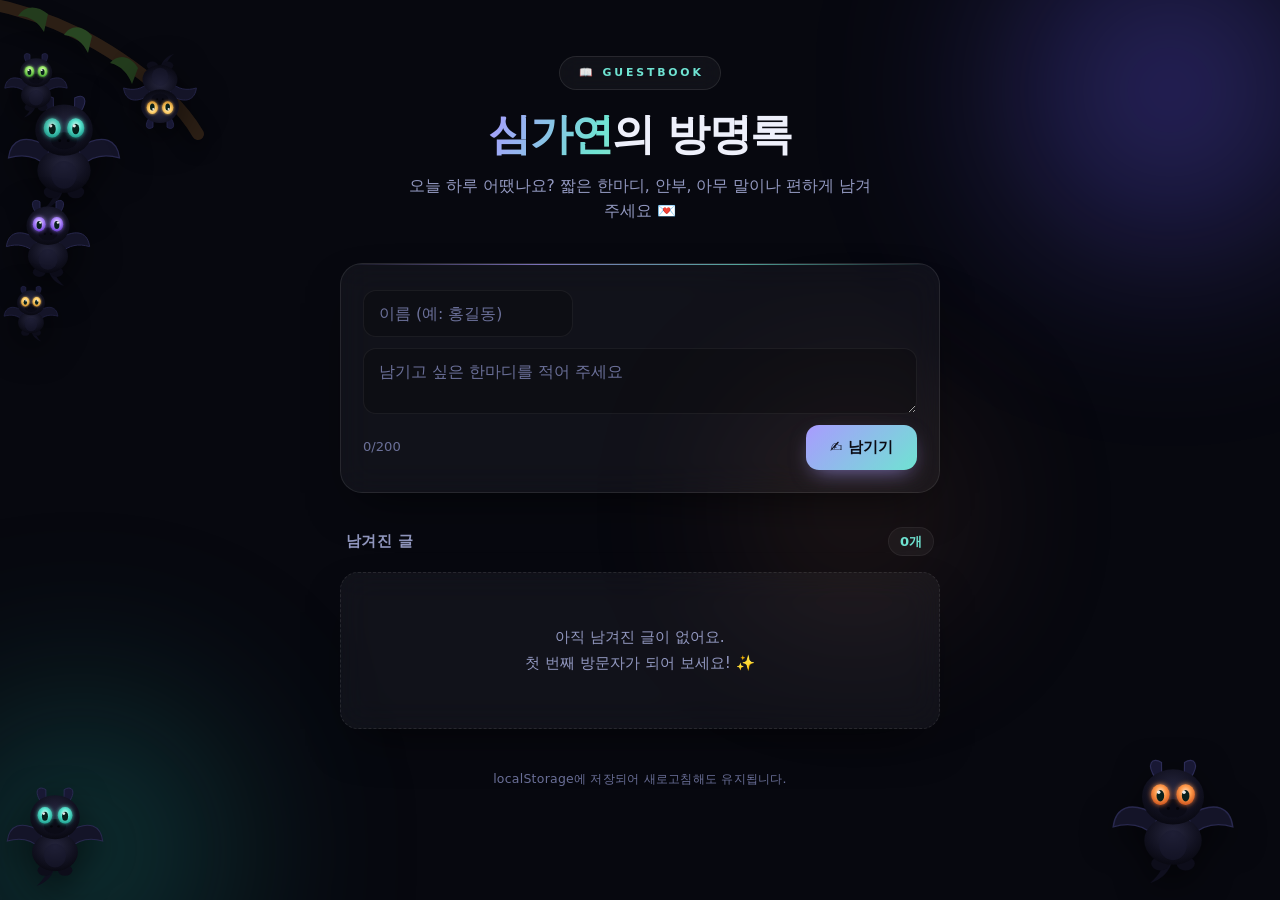
<file: guestbook.html>
<!DOCTYPE html>
<html lang="ko">
<head>
  <meta charset="UTF-8" />
  <meta name="viewport" content="width=device-width, initial-scale=1.0" />
  <title>심가연의 방명록 📖</title>
  <style>
    :root {
      --bg: #07080f;
      --text: #eef0fb;
      --muted: #9298c0;
      --faint: #6b7099;
      --accent: #a99bff;
      --accent2: #6fe3d2;
      --gold: #ffd8a8;
      --danger: #ff8098;
      /* 글래스 표면 */
      --glass: rgba(255, 255, 255, 0.045);
      --glass-strong: rgba(255, 255, 255, 0.07);
      --stroke: rgba(255, 255, 255, 0.09);
      --stroke-soft: rgba(255, 255, 255, 0.06);
      --shadow: 0 20px 50px -20px rgba(0, 0, 0, 0.7);
    }

    * { box-sizing: border-box; margin: 0; padding: 0; }

    html { scroll-behavior: smooth; }

    body {
      font-family: "Pretendard", "Segoe UI", "Malgun Gothic", system-ui, sans-serif;
      background: var(--bg);
      color: var(--text);
      min-height: 100vh;
      padding: 56px 18px 90px;
      line-height: 1.65;
      -webkit-font-smoothing: antialiased;
      position: relative;
      overflow-x: hidden;
    }

    /* 배경에 떠다니는 은은한 오브 */
    .orb {
      position: fixed;
      border-radius: 50%;
      filter: blur(90px);
      opacity: 0.5;
      z-index: -1;
      pointer-events: none;
      animation: drift 18s ease-in-out infinite alternate;
    }
    .orb.a { width: 460px; height: 460px; top: -140px; right: -120px;
      background: radial-gradient(circle, #6a5cff, transparent 70%); }
    .orb.b { width: 420px; height: 420px; bottom: -160px; left: -130px;
      background: radial-gradient(circle, #1f8f86, transparent 70%);
      animation-delay: -6s; }
    .orb.c { width: 300px; height: 300px; top: 40%; left: 55%;
      background: radial-gradient(circle, #b06a4a, transparent 70%);
      opacity: 0.3; animation-delay: -11s; }

    @keyframes drift {
      from { transform: translate(0, 0) scale(1); }
      to { transform: translate(30px, -34px) scale(1.08); }
    }

    .wrap {
      max-width: 600px;
      margin: 0 auto;
    }

    header {
      text-align: center;
      margin-bottom: 38px;
    }

    .badge {
      display: inline-flex;
      align-items: center;
      gap: 7px;
      font-size: 0.68rem;
      font-weight: 700;
      letter-spacing: 0.26em;
      text-indent: 0.26em;
      color: var(--accent2);
      background: var(--glass);
      border: 1px solid var(--stroke);
      backdrop-filter: blur(10px);
      -webkit-backdrop-filter: blur(10px);
      padding: 7px 16px;
      border-radius: 999px;
      margin-bottom: 20px;
    }

    header h1 {
      font-size: clamp(2.1rem, 6vw, 2.7rem);
      font-weight: 800;
      letter-spacing: -0.035em;
      line-height: 1.15;
    }

    .grad {
      background: linear-gradient(110deg, var(--accent), var(--accent2) 42%, var(--gold));
      background-size: 220% auto;
      -webkit-background-clip: text;
      background-clip: text;
      -webkit-text-fill-color: transparent;
      animation: shimmer 6s linear infinite;
    }

    @keyframes shimmer {
      to { background-position: 220% center; }
    }

    header p {
      color: var(--muted);
      margin: 14px auto 0;
      max-width: 30rem;
      font-size: 0.97rem;
    }

    /* 공통 글래스 카드 */
    .form-card, .entry, .empty {
      background: var(--glass);
      border: 1px solid var(--stroke);
      backdrop-filter: blur(16px) saturate(120%);
      -webkit-backdrop-filter: blur(16px) saturate(120%);
      box-shadow: var(--shadow);
    }

    /* 입력 폼 */
    .form-card {
      position: relative;
      border-radius: 22px;
      padding: 26px 22px 22px;
      margin-bottom: 34px;
      overflow: hidden;
    }

    .form-card::before {
      content: "";
      position: absolute;
      inset: 0 0 auto 0;
      height: 1px;
      background: linear-gradient(90deg, transparent, var(--accent), var(--accent2), transparent);
      opacity: 0.7;
    }

    .row {
      display: flex;
      gap: 10px;
      margin-bottom: 11px;
    }

    input, textarea {
      width: 100%;
      background: rgba(0, 0, 0, 0.22);
      border: 1px solid var(--stroke-soft);
      border-radius: 13px;
      color: var(--text);
      padding: 13px 15px;
      font-size: 0.98rem;
      font-family: inherit;
      transition: border-color 0.18s, box-shadow 0.18s, background 0.18s;
      resize: vertical;
    }

    input::placeholder, textarea::placeholder { color: var(--faint); }

    input:focus, textarea:focus {
      outline: none;
      border-color: rgba(169, 155, 255, 0.6);
      background: rgba(0, 0, 0, 0.32);
      box-shadow: 0 0 0 4px rgba(169, 155, 255, 0.14);
    }

    #name { max-width: 210px; }

    .actions {
      display: flex;
      justify-content: space-between;
      align-items: center;
      margin-top: 6px;
    }

    .count { color: var(--faint); font-size: 0.82rem; font-variant-numeric: tabular-nums; }

    button {
      cursor: pointer;
      border: none;
      border-radius: 13px;
      font-size: 0.95rem;
      font-weight: 700;
      font-family: inherit;
      transition: transform 0.1s, box-shadow 0.2s, filter 0.2s;
    }

    button:active { transform: translateY(1px); }

    .btn-primary {
      background: linear-gradient(135deg, var(--accent), var(--accent2));
      color: #0a0b14;
      padding: 12px 24px;
      box-shadow: 0 8px 22px -8px rgba(169, 155, 255, 0.7);
    }

    .btn-primary:hover { filter: brightness(1.06); box-shadow: 0 10px 26px -8px rgba(169, 155, 255, 0.9); }

    /* 목록 */
    .list-head {
      display: flex;
      align-items: baseline;
      justify-content: space-between;
      margin-bottom: 16px;
      padding: 0 6px;
    }

    .list-head h2 { font-size: 0.95rem; font-weight: 700; letter-spacing: 0.02em; color: var(--muted); }
    .list-head .total {
      color: var(--accent2);
      font-size: 0.82rem;
      font-weight: 700;
      font-variant-numeric: tabular-nums;
      background: var(--glass);
      border: 1px solid var(--stroke-soft);
      padding: 3px 11px;
      border-radius: 999px;
    }

    ul { list-style: none; }

    .entry {
      position: relative;
      border-radius: 18px;
      padding: 18px 20px;
      margin-bottom: 14px;
      animation: pop 0.32s cubic-bezier(.2,.8,.2,1);
      transition: transform 0.18s, border-color 0.18s, box-shadow 0.18s;
    }

    .entry:hover {
      transform: translateY(-3px);
      border-color: rgba(255, 255, 255, 0.16);
      box-shadow: 0 26px 54px -22px rgba(0, 0, 0, 0.8);
    }

    @keyframes pop {
      from { opacity: 0; transform: translateY(10px) scale(0.99); }
      to { opacity: 1; transform: translateY(0) scale(1); }
    }

    .entry-top {
      display: flex;
      align-items: center;
      justify-content: space-between;
      gap: 10px;
      margin-bottom: 10px;
    }

    .who {
      display: flex;
      align-items: center;
      gap: 12px;
    }

    .avatar {
      width: 40px;
      height: 40px;
      border-radius: 50%;
      display: grid;
      place-items: center;
      font-weight: 800;
      font-size: 1rem;
      color: #0a0b14;
      flex-shrink: 0;
      box-shadow: 0 0 0 1px rgba(255,255,255,0.14), 0 6px 16px -6px rgba(0,0,0,0.6);
    }

    .name { font-weight: 700; font-size: 0.98rem; }
    .time { color: var(--faint); font-size: 0.76rem; font-variant-numeric: tabular-nums; }

    .msg {
      position: relative;
      color: #d9ddf6;
      white-space: pre-wrap;
      word-break: break-word;
      padding-left: 15px;
      border-left: 2px solid var(--stroke);
    }

    .del {
      background: transparent;
      color: var(--faint);
      padding: 5px 9px;
      font-size: 0.82rem;
      font-weight: 600;
      border-radius: 9px;
      opacity: 0;
      transition: opacity 0.18s, color 0.18s, background 0.18s;
    }

    .entry:hover .del { opacity: 1; }
    .del:hover { color: var(--danger); background: rgba(255, 128, 152, 0.12); }

    .empty {
      text-align: center;
      color: var(--muted);
      padding: 52px 24px;
      border-style: dashed;
      border-radius: 18px;
      font-size: 0.95rem;
    }

    footer {
      text-align: center;
      color: var(--faint);
      font-size: 0.78rem;
      margin-top: 40px;
      letter-spacing: 0.02em;
    }

    @media (max-width: 480px) {
      body { padding-top: 40px; }
      .row { flex-direction: column; }
      #name { max-width: 100%; }
      .del { opacity: 1; }
    }

    /* ===== 드래곤 무리 무대 ===== */
    .scene {
      position: fixed;
      inset: 0;
      z-index: 4;
      pointer-events: none;
      overflow: hidden;
    }

    .d {
      position: absolute;
      width: var(--size, 100px);
      filter: drop-shadow(0 12px 16px rgba(0, 0, 0, 0.5));
      will-change: transform;
    }
    .d svg { width: 100%; height: auto; display: block; }

    /* 공통 파츠 애니메이션 */
    .d .eye { animation: blink 5s infinite; transform-origin: center; }
    @keyframes blink {
      0%, 92%, 100% { transform: scaleY(1); }
      95%, 97%      { transform: scaleY(0.12); }
    }
    .d .wing-l { transform-origin: 78px 66px; animation: flapL 1.4s ease-in-out infinite; }
    .d .wing-r { transform-origin: 42px 66px; animation: flapR 1.4s ease-in-out infinite; }
    @keyframes flapL { 0%,100% { transform: rotate(0); } 50% { transform: rotate(-18deg); } }
    @keyframes flapR { 0%,100% { transform: rotate(0); } 50% { transform: rotate(18deg); } }

    .flip svg { transform: scaleX(-1); }

    /* 비행: 화면을 가로지름 */
    .fly { top: var(--top, 12%); }
    .fly-a { animation: crossR 24s linear infinite; }
    .fly-b { animation: crossL 30s linear infinite; }
    .fly-c { animation: crossR 18s linear infinite; }
    .fly-d { animation: crossL 27s linear infinite; }
    @keyframes crossR {
      0%   { transform: translate(-24vw, 0); }
      25%  { transform: translate(24vw, -26px); }
      50%  { transform: translate(58vw, 12px); }
      75%  { transform: translate(90vw, -20px); }
      100% { transform: translate(128vw, 0); }
    }
    @keyframes crossL {
      0%   { transform: translate(128vw, 0); }
      25%  { transform: translate(88vw, -22px); }
      50%  { transform: translate(52vw, 14px); }
      75%  { transform: translate(22vw, -18px); }
      100% { transform: translate(-24vw, 0); }
    }

    /* 걷기: 바닥을 왕복 */
    .walk { bottom: 4px; animation: walkAcross 22s ease-in-out infinite; }
    .walk svg { animation: waddle 0.5s ease-in-out infinite; transform-origin: bottom center; }
    @keyframes walkAcross {
      0%   { transform: translateX(3vw)  scaleX(1); }
      47%  { transform: translateX(82vw) scaleX(1); }
      50%  { transform: translateX(82vw) scaleX(-1); }
      97%  { transform: translateX(3vw)  scaleX(-1); }
      100% { transform: translateX(3vw)  scaleX(1); }
    }
    @keyframes waddle {
      0%,100% { transform: translateY(0) rotate(-2.5deg); }
      50%     { transform: translateY(-4px) rotate(2.5deg); }
    }

    /* 나뭇가지에 거꾸로 매달리기 */
    .hang {
      top: 46px;
      left: 118px;
      transform-origin: top center;
      animation: sway 4s ease-in-out infinite;
    }
    .hang svg { transform: rotate(180deg); }
    @keyframes sway {
      0%,100% { transform: rotate(-9deg); }
      50%     { transform: rotate(9deg); }
    }

    /* 나뭇가지 */
    .branch {
      position: absolute;
      top: -8px;
      left: -12px;
      width: 240px;
      opacity: 0.95;
      filter: drop-shadow(0 8px 10px rgba(0,0,0,0.5));
    }

    /* 불 뿜기 */
    .fire { right: 3%; bottom: 4px; }
    .flame { opacity: 0; transform-origin: 60px 60px; }
    .fire .flame { animation: firebreath 3s ease-in-out infinite; }
    @keyframes firebreath {
      0%, 52%, 100% { opacity: 0; transform: scaleY(0.15) scaleX(0.5); }
      60%           { opacity: 1; transform: scaleY(1.08) scaleX(1); }
      74%           { opacity: 0.95; transform: scaleY(0.96) scaleX(1.04); }
      88%           { opacity: 0.5; transform: scaleY(0.7) scaleX(0.8); }
    }

    @media (max-width: 560px) {
      .fly-a, .fly-b, .fly-c, .fly-d { --size: 62px !important; }
      .walk { --size: 84px !important; }
      .fire { --size: 96px !important; }
      .hang { --size: 66px !important; left: 88px; }
      .branch { width: 180px; }
    }

    @media (prefers-reduced-motion: reduce) {
      .orb, .grad, .entry, .d, .d *, .fly, .walk, .hang, .flame { animation: none; }
      html { scroll-behavior: auto; }
    }
  </style>
</head>
<body>
  <div class="orb a" aria-hidden="true"></div>
  <div class="orb b" aria-hidden="true"></div>
  <div class="orb c" aria-hidden="true"></div>

  <!-- 드래곤 무리 무대 (나이트 퓨어리 무드, 오리지널 디자인) -->
  <div class="scene" aria-hidden="true">
    <!-- 나뭇가지 (매달린 드래곤이 붙어 있음) -->
    <svg class="branch" viewBox="0 0 240 150">
      <path d="M-6 10 C60 22 118 50 176 100 C192 116 202 128 210 142"
            fill="none" stroke="#2f2117" stroke-width="12" stroke-linecap="round"/>
      <path d="M60 22 C48 12 36 14 30 24 C42 24 50 30 56 40 Z" fill="#25401f"/>
      <path d="M104 44 C94 32 82 33 76 43 C88 44 95 51 100 61 Z" fill="#2b4a24"/>
      <path d="M150 76 C142 63 130 62 122 71 C134 74 140 82 144 92 Z" fill="#25401f"/>
    </svg>
    <!-- 드래곤들은 아래 스크립트가 채워 넣습니다 -->
  </div>

  <div class="wrap">
    <header>
      <div class="badge">📖 GUESTBOOK</div>
      <h1><span class="grad">심가연</span>의 방명록</h1>
      <p>오늘 하루 어땠나요? 짧은 한마디, 안부, 아무 말이나 편하게 남겨 주세요 💌</p>
    </header>

    <!-- 입력 폼 -->
    <form class="form-card" id="form">
      <div class="row">
        <input id="name" type="text" maxlength="20" placeholder="이름 (예: 홍길동)" autocomplete="off" />
      </div>
      <div class="row">
        <textarea id="message" rows="2" maxlength="200" placeholder="남기고 싶은 한마디를 적어 주세요"></textarea>
      </div>
      <div class="actions">
        <span class="count"><span id="len">0</span>/200</span>
        <button type="submit" class="btn-primary">✍️ 남기기</button>
      </div>
    </form>

    <!-- 목록 -->
    <div class="list-head">
      <h2>남겨진 글</h2>
      <span class="total" id="total">0개</span>
    </div>
    <ul id="list"></ul>

    <footer>localStorage에 저장되어 새로고침해도 유지됩니다.</footer>
  </div>

  <script>
    const STORAGE_KEY = "guestbook.entries.v1";
    const AVATAR_COLORS = ["#7c8cff", "#59d3c4", "#ffb454", "#ff6b8a", "#b78cff", "#5ec8ff"];

    const form = document.getElementById("form");
    const nameEl = document.getElementById("name");
    const msgEl = document.getElementById("message");
    const lenEl = document.getElementById("len");
    const listEl = document.getElementById("list");
    const totalEl = document.getElementById("total");

    // 저장된 글 불러오기
    function load() {
      try {
        return JSON.parse(localStorage.getItem(STORAGE_KEY)) || [];
      } catch {
        return [];
      }
    }

    function save(entries) {
      localStorage.setItem(STORAGE_KEY, JSON.stringify(entries));
    }

    // 이름 첫 글자로 아바타 색상 결정 (일관성 위해 글자 코드 기반)
    function avatarColor(name) {
      const code = (name.codePointAt(0) || 0);
      return AVATAR_COLORS[code % AVATAR_COLORS.length];
    }

    function formatTime(ts) {
      const d = new Date(ts);
      const pad = (n) => String(n).padStart(2, "0");
      return `${d.getFullYear()}.${pad(d.getMonth() + 1)}.${pad(d.getDate())} ${pad(d.getHours())}:${pad(d.getMinutes())}`;
    }

    function escapeHtml(str) {
      return str.replace(/[&<>"']/g, (c) => ({
        "&": "&amp;", "<": "&lt;", ">": "&gt;", '"': "&quot;", "'": "&#39;"
      }[c]));
    }

    function render() {
      const entries = load();
      totalEl.textContent = `${entries.length}개`;

      if (entries.length === 0) {
        listEl.innerHTML = `<li class="empty">아직 남겨진 글이 없어요.<br>첫 번째 방문자가 되어 보세요! ✨</li>`;
        return;
      }

      // 최신 글이 위로
      listEl.innerHTML = entries
        .slice()
        .reverse()
        .map((e) => {
          const initial = escapeHtml((e.name[0] || "?").toUpperCase());
          return `
            <li class="entry">
              <div class="entry-top">
                <div class="who">
                  <div class="avatar" style="background:${avatarColor(e.name)}">${initial}</div>
                  <div>
                    <div class="name">${escapeHtml(e.name)}</div>
                    <div class="time">${formatTime(e.time)}</div>
                  </div>
                </div>
                <button class="del" data-id="${e.id}" title="삭제">삭제</button>
              </div>
              <div class="msg">${escapeHtml(e.message)}</div>
            </li>`;
        })
        .join("");
    }

    // 글자 수 카운터
    msgEl.addEventListener("input", () => {
      lenEl.textContent = msgEl.value.length;
    });

    // 글 남기기
    form.addEventListener("submit", (e) => {
      e.preventDefault();
      const name = nameEl.value.trim();
      const message = msgEl.value.trim();

      if (!name || !message) {
        alert("이름과 메시지를 모두 입력해 주세요.");
        return;
      }

      const now = Date.now();
      const entries = load();
      entries.push({
        id: `${now}-${Math.floor(Math.random() * 1e6)}`,
        name,
        message,
        time: now,
      });
      save(entries);

      nameEl.value = "";
      msgEl.value = "";
      lenEl.textContent = "0";
      render();
      nameEl.focus();
    });

    // 삭제 (이벤트 위임)
    listEl.addEventListener("click", (e) => {
      const btn = e.target.closest(".del");
      if (!btn) return;
      if (!confirm("이 글을 삭제할까요?")) return;
      const id = btn.dataset.id;
      const entries = load().filter((x) => x.id !== id);
      save(entries);
      render();
    });

    render();

    // ===== 드래곤 무리 생성 =====
    (function () {
      const scene = document.querySelector(".scene");
      if (!scene) return;

      const EYES = {
        teal:   { hi: "#d6fff4", mid: "#59e3cf", lo: "#1f9f8f" },
        green:  { hi: "#eaffd0", mid: "#9be86a", lo: "#3f9f2f" },
        violet: { hi: "#f0e6ff", mid: "#b28cff", lo: "#6a3fd0" },
        amber:  { hi: "#fff0d0", mid: "#ffcf6a", lo: "#d0902f" },
        fire:   { hi: "#ffe0c0", mid: "#ff9a4a", lo: "#d0561f" },
      };

      // 아기 드래곤 SVG (앞모습 치비형, 큰 눈망울 + 귀날개 + 발 + 불)
      function dragon(i, eyeKey) {
        const e = EYES[eyeKey];
        const b = "body-" + i, g = "eye-" + i, f = "glow-" + i;
        return `
        <svg viewBox="0 0 120 132">
          <defs>
            <radialGradient id="${b}" cx="50%" cy="36%" r="72%">
              <stop offset="0%" stop-color="#26263e"/>
              <stop offset="60%" stop-color="#111120"/>
              <stop offset="100%" stop-color="#06060d"/>
            </radialGradient>
            <radialGradient id="${g}" cx="50%" cy="38%" r="62%">
              <stop offset="0%" stop-color="${e.hi}"/>
              <stop offset="48%" stop-color="${e.mid}"/>
              <stop offset="100%" stop-color="${e.lo}"/>
            </radialGradient>
            <filter id="${f}" x="-60%" y="-60%" width="220%" height="220%">
              <feGaussianBlur stdDeviation="2.4" result="bl"/>
              <feMerge><feMergeNode in="bl"/><feMergeNode in="SourceGraphic"/></feMerge>
            </filter>
          </defs>

          <g class="wing-r"><path d="M46 62 C22 48 10 56 8 72 C22 68 34 70 44 80 Z" fill="#141428" stroke="#28284e" stroke-width="1.2"/></g>
          <g class="wing-l"><path d="M74 62 C98 48 110 56 112 72 C98 68 86 70 76 80 Z" fill="#141428" stroke="#28284e" stroke-width="1.2"/></g>

          <path d="M60 98 C58 112 49 118 40 121 C49 113 52 106 54 96 Z" fill="#0f0f1e"/>

          <ellipse cx="49" cy="104" rx="8" ry="6" fill="#0d0d1a"/>
          <ellipse cx="71" cy="104" rx="8" ry="6" fill="#0d0d1a"/>

          <ellipse cx="60" cy="84" rx="25" ry="21" fill="url(#${b})"/>
          <ellipse cx="60" cy="88" rx="12" ry="13" fill="#1a1a30" opacity="0.55"/>

          <path d="M45 30 C36 17 42 11 50 16 C50 25 50 31 53 38 Z" fill="#181834" stroke="#2c2c56" stroke-width="1"/>
          <path d="M75 30 C84 17 78 11 70 16 C70 25 70 31 67 38 Z" fill="#181834" stroke="#2c2c56" stroke-width="1"/>

          <ellipse cx="60" cy="46" rx="27" ry="24" fill="url(#${b})"/>

          <ellipse cx="60" cy="56" rx="12" ry="8" fill="#0b0b16"/>
          <circle cx="56" cy="56" r="1.3" fill="#040409"/>
          <circle cx="64" cy="56" r="1.3" fill="#040409"/>

          <g filter="url(#${f})">
            <ellipse class="eye" cx="49" cy="44" rx="8" ry="9" fill="url(#${g})"/>
            <ellipse class="eye" cx="71" cy="44" rx="8" ry="9" fill="url(#${g})"/>
          </g>
          <ellipse cx="49" cy="45" rx="3.3" ry="5" fill="#08201c"/>
          <ellipse cx="71" cy="45" rx="3.3" ry="5" fill="#08201c"/>
          <circle cx="47.6" cy="42" r="1.5" fill="#fff" opacity="0.9"/>
          <circle cx="69.6" cy="42" r="1.5" fill="#fff" opacity="0.9"/>

          <g class="flame">
            <path d="M60 60 C70 78 68 96 60 112 C52 96 50 78 60 60 Z" fill="#ff7a18"/>
            <path d="M60 66 C66 80 65 94 60 106 C55 94 54 80 60 66 Z" fill="#ffb020"/>
            <path d="M60 72 C63 82 63 92 60 100 C57 92 57 82 60 72 Z" fill="#ffe86a"/>
          </g>
        </svg>`;
      }

      const CAST = [
        { cls: "fly fly-a",      eye: "teal",   size: 128, top: "9%",  delay: 0   },
        { cls: "fly fly-b flip", eye: "violet", size: 96,  top: "21%", delay: -8  },
        { cls: "fly fly-c",      eye: "green",  size: 72,  top: "5%",  delay: -4  },
        { cls: "fly fly-d flip", eye: "amber",  size: 62,  top: "31%", delay: -15 },
        { cls: "walk",           eye: "teal",   size: 110, delay: 0   },
        { cls: "hang",           eye: "amber",  size: 84,  delay: 0   },
        { cls: "fire",           eye: "fire",   size: 138, delay: 0   },
      ];

      CAST.forEach((c, i) => {
        const el = document.createElement("div");
        el.className = "d " + c.cls;
        el.style.setProperty("--size", c.size + "px");
        if (c.top) el.style.setProperty("--top", c.top);
        if (c.delay) el.style.animationDelay = c.delay + "s";
        el.innerHTML = dragon(i, c.eye);
        scene.appendChild(el);
      });
    })();
  </script>
</body>
</html>
</file>
<file: hello/styles.css>
:root {
  --card: rgba(30, 41, 59, 0.75);
  --text: #f1f5f9;
  --muted: #cbd5e1;
  --accent: #38bdf8;
  --accent-hover: #0ea5e9;
}

* {
  box-sizing: border-box;
}

body {
  margin: 0;
  min-height: 100vh;
  display: flex;
  align-items: center;
  justify-content: center;
  font-family: system-ui, -apple-system, "Segoe UI", Roboto, sans-serif;
  color: var(--text);
  overflow: hidden;

  /* 어두운 우주 배경 + 은은한 성운(nebula) */
  background:
    radial-gradient(ellipse at 20% 30%, rgba(88, 28, 135, 0.45), transparent 55%),
    radial-gradient(ellipse at 80% 70%, rgba(30, 64, 175, 0.4), transparent 55%),
    radial-gradient(ellipse at 60% 20%, rgba(190, 24, 93, 0.25), transparent 50%),
    #05060f;
}

/* --- 별밭 --- */
.stars-layer {
  position: fixed;
  inset: 0;
  z-index: 0;
  pointer-events: none;
  overflow: hidden;
}

.star {
  position: absolute;
  background: #ffffff;
  border-radius: 50%;
  opacity: 0.8;
  animation: twinkle var(--dur, 3s) ease-in-out var(--delay, 0s) infinite;
}

@keyframes twinkle {
  0%, 100% { opacity: 0.15; transform: scale(0.8); }
  50% { opacity: 1; transform: scale(1.3); }
}

/* --- 떠다니는 행성 --- */
.planet {
  position: fixed;
  z-index: 0;
  width: 130px;
  height: 130px;
  left: 7vw;
  bottom: 10vh;
  border-radius: 50%;
  background:
    radial-gradient(circle at 30% 28%, #c084fc 0%, #7c3aed 40%, #4c1d95 75%, #2e1065 100%);
  box-shadow:
    inset -14px -14px 30px rgba(0, 0, 0, 0.55),
    0 0 40px rgba(124, 58, 237, 0.5);
  animation: float 9s ease-in-out infinite;
  pointer-events: none;
}

/* 행성 고리 */
.planet::after {
  content: "";
  position: absolute;
  top: 50%;
  left: 50%;
  width: 200px;
  height: 46px;
  border: 4px solid rgba(216, 180, 254, 0.45);
  border-radius: 50%;
  transform: translate(-50%, -50%) rotate(-22deg);
  box-shadow: 0 0 12px rgba(216, 180, 254, 0.25);
}

@keyframes float {
  0%, 100% { transform: translateY(0); }
  50% { transform: translateY(-22px); }
}

/* --- 별똥별 --- */
.shooting-layer {
  position: fixed;
  inset: 0;
  z-index: 1;
  pointer-events: none;
  overflow: hidden;
}

.shooting-star {
  position: absolute;
  height: 2px;
  border-radius: 999px;
  background: linear-gradient(90deg, rgba(255, 255, 255, 0), #ffffff);
  filter: drop-shadow(0 0 6px rgba(255, 255, 255, 0.9));
  opacity: 0;
}

.shooting-star.go {
  animation: shoot var(--dur, 1s) ease-out forwards;
}

@keyframes shoot {
  0% { transform: translateX(0) rotate(var(--angle, 35deg)); opacity: 0; }
  10% { opacity: 1; }
  100% { transform: translateX(var(--travel, 600px)) rotate(var(--angle, 35deg)); opacity: 0; }
}

/* --- 아날로그 시계 --- */
.analog-clock {
  position: relative;
  width: 160px;
  height: 160px;
  margin: 0 auto 0.75rem;
  border-radius: 50%;
  background: rgba(15, 23, 42, 0.55);
  border: 4px solid rgba(255, 255, 255, 0.35);
  box-shadow: 0 8px 30px rgba(0, 0, 0, 0.35), inset 0 0 20px rgba(0, 0, 0, 0.25);
  backdrop-filter: blur(6px);
}

/* 12/3/6/9 위치 눈금 */
.tick {
  position: absolute;
  width: 4px;
  height: 12px;
  background: rgba(255, 255, 255, 0.8);
  left: 50%;
  transform: translateX(-50%);
}
.tick-12 { top: 6px; }
.tick-6 { bottom: 6px; }
.tick-3 { top: 50%; right: 6px; left: auto; transform: translateY(-50%); width: 12px; height: 4px; }
.tick-9 { top: 50%; left: 6px; transform: translateY(-50%); width: 12px; height: 4px; }

/* 시침·분침·초침: 아래쪽 끝을 중심에 두고 회전 */
.hand {
  position: absolute;
  left: 50%;
  bottom: 50%;
  transform-origin: bottom center;
  transform: translateX(-50%) rotate(0deg);
  border-radius: 4px;
}
.hand.hour {
  width: 6px;
  height: 44px;
  background: #f1f5f9;
}
.hand.minute {
  width: 4px;
  height: 62px;
  background: #cbd5e1;
}
.hand.second {
  width: 2px;
  height: 68px;
  background: #ef4444;
}
.center-dot {
  position: absolute;
  width: 12px;
  height: 12px;
  background: #ef4444;
  border-radius: 50%;
  top: 50%;
  left: 50%;
  transform: translate(-50%, -50%);
  box-shadow: 0 0 6px rgba(0, 0, 0, 0.4);
}

.clock {
  font-variant-numeric: tabular-nums;
  font-size: 0.95rem;
  letter-spacing: 0.08em;
  color: rgba(255, 255, 255, 0.9);
  margin: 0 0 1.25rem;
}

.container {
  position: relative;
  z-index: 2;
  text-align: center;
  padding: 2rem;
  max-width: 480px;
  width: 100%;
}

h1 {
  font-size: 2.75rem;
  margin: 0 0 0.5rem;
  text-shadow: 0 2px 12px rgba(0, 0, 0, 0.25);
}

.subtitle {
  color: var(--muted);
  margin: 0 0 2rem;
  font-size: 1.1rem;
}

.card {
  background: var(--card);
  border: 1px solid rgba(255, 255, 255, 0.15);
  border-radius: 16px;
  padding: 1.5rem;
  display: flex;
  flex-direction: column;
  gap: 0.75rem;
  backdrop-filter: blur(10px);
  box-shadow: 0 10px 40px rgba(0, 0, 0, 0.3);
}

label {
  text-align: left;
  font-size: 0.9rem;
  color: var(--muted);
}

input {
  padding: 0.7rem 0.9rem;
  border: 1px solid rgba(255, 255, 255, 0.2);
  border-radius: 10px;
  background: rgba(15, 23, 42, 0.6);
  color: var(--text);
  font-size: 1rem;
}

input:focus {
  outline: none;
  border-color: var(--accent);
  box-shadow: 0 0 0 3px rgba(56, 189, 248, 0.25);
}

button {
  padding: 0.7rem 1rem;
  border: none;
  border-radius: 10px;
  background: var(--accent);
  color: #04293b;
  font-size: 1.05rem;
  font-weight: 700;
  cursor: pointer;
  transition: transform 0.1s ease, background 0.15s ease;
}

button:hover {
  background: var(--accent-hover);
}

button:active {
  transform: scale(0.96);
}

.output {
  min-height: 1.6rem;
  margin: 0.5rem 0 0;
  font-size: 1.15rem;
  font-weight: 600;
}

/* 인사말이 나타날 때 살짝 튀어오르는 효과 */
.output.pop {
  animation: pop 0.4s ease;
}

@keyframes pop {
  0% { transform: scale(0.7); opacity: 0; }
  60% { transform: scale(1.1); }
  100% { transform: scale(1); opacity: 1; }
}

.counter {
  margin-top: 1.25rem;
  color: rgba(255, 255, 255, 0.85);
  font-size: 0.9rem;
}

/* 컨페티 */
.confetti-layer {
  position: fixed;
  inset: 0;
  pointer-events: none;
  overflow: hidden;
  z-index: 5;
}

.confetti {
  position: absolute;
  top: -5vh;
  font-size: 1.4rem;
  will-change: transform;
  animation: fall linear forwards;
}

@keyframes fall {
  to {
    transform: translateY(110vh) rotate(720deg);
    opacity: 0;
  }
}
</file>
